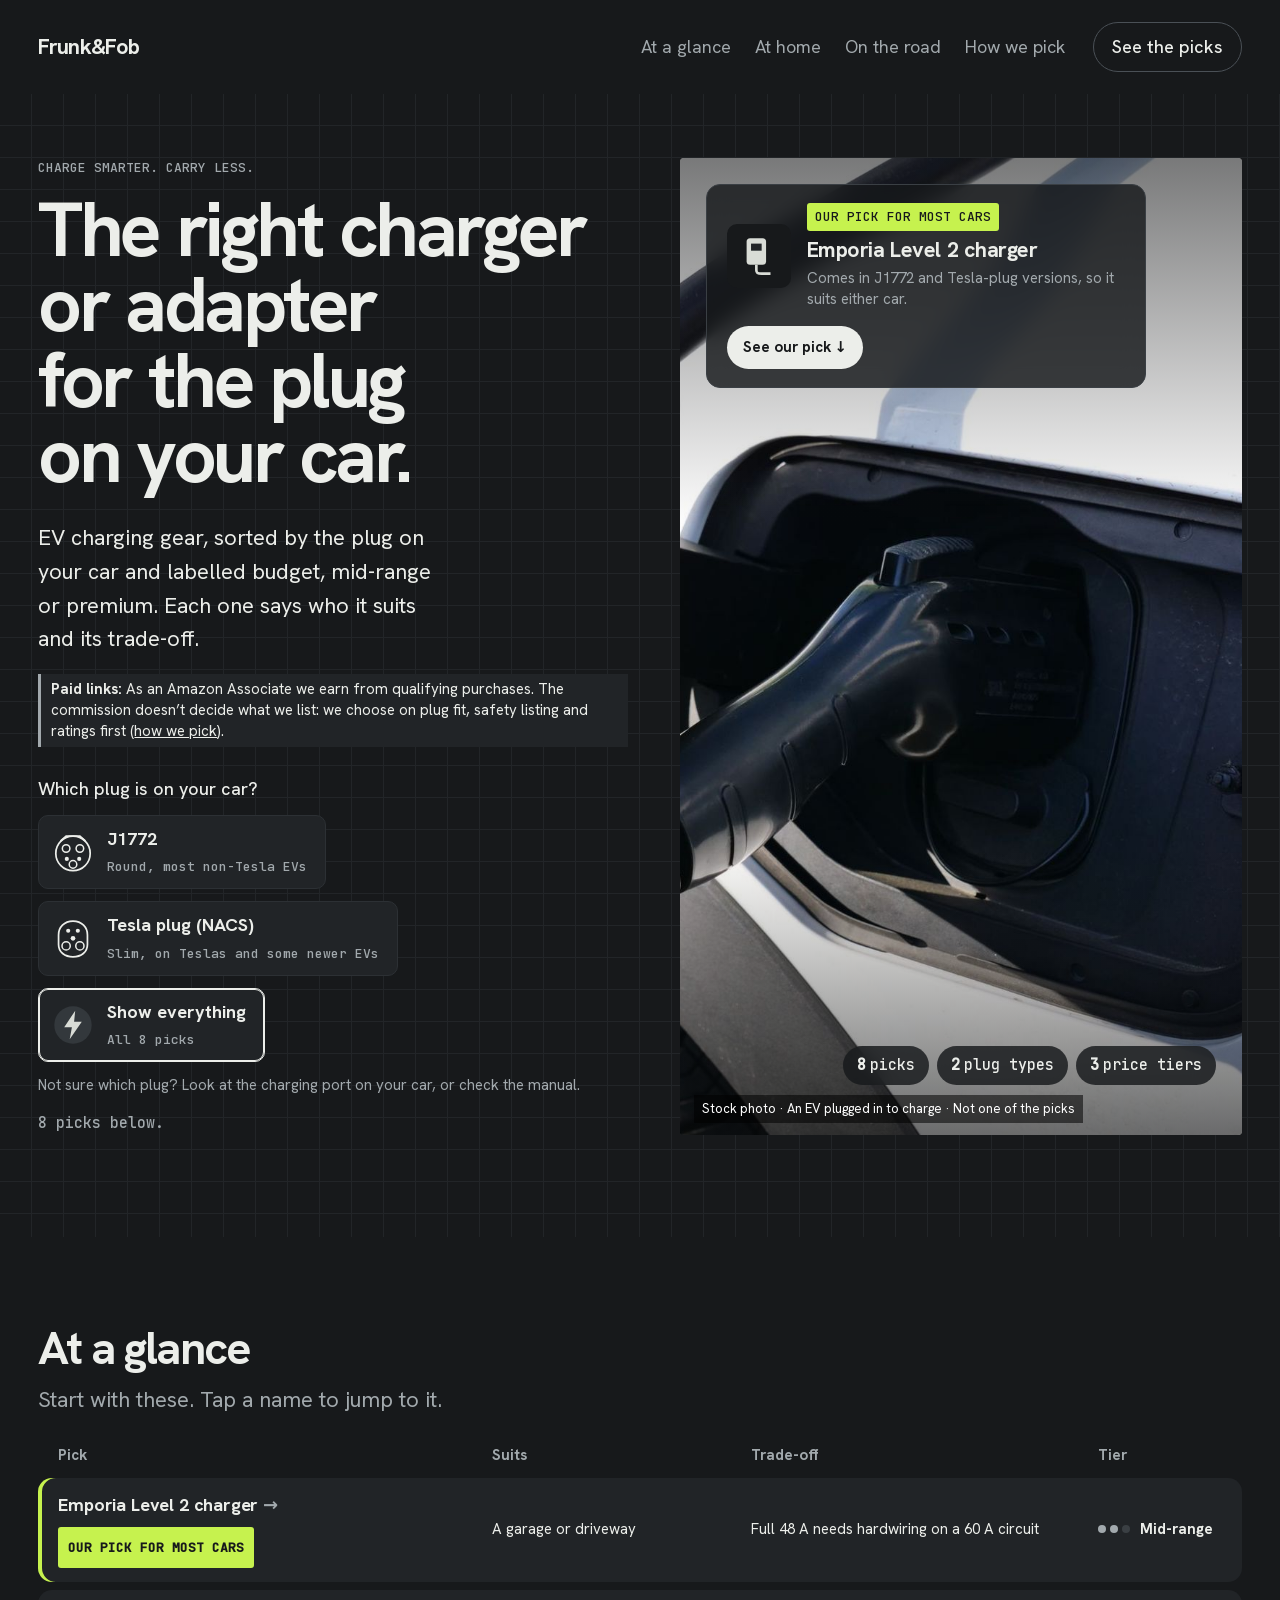
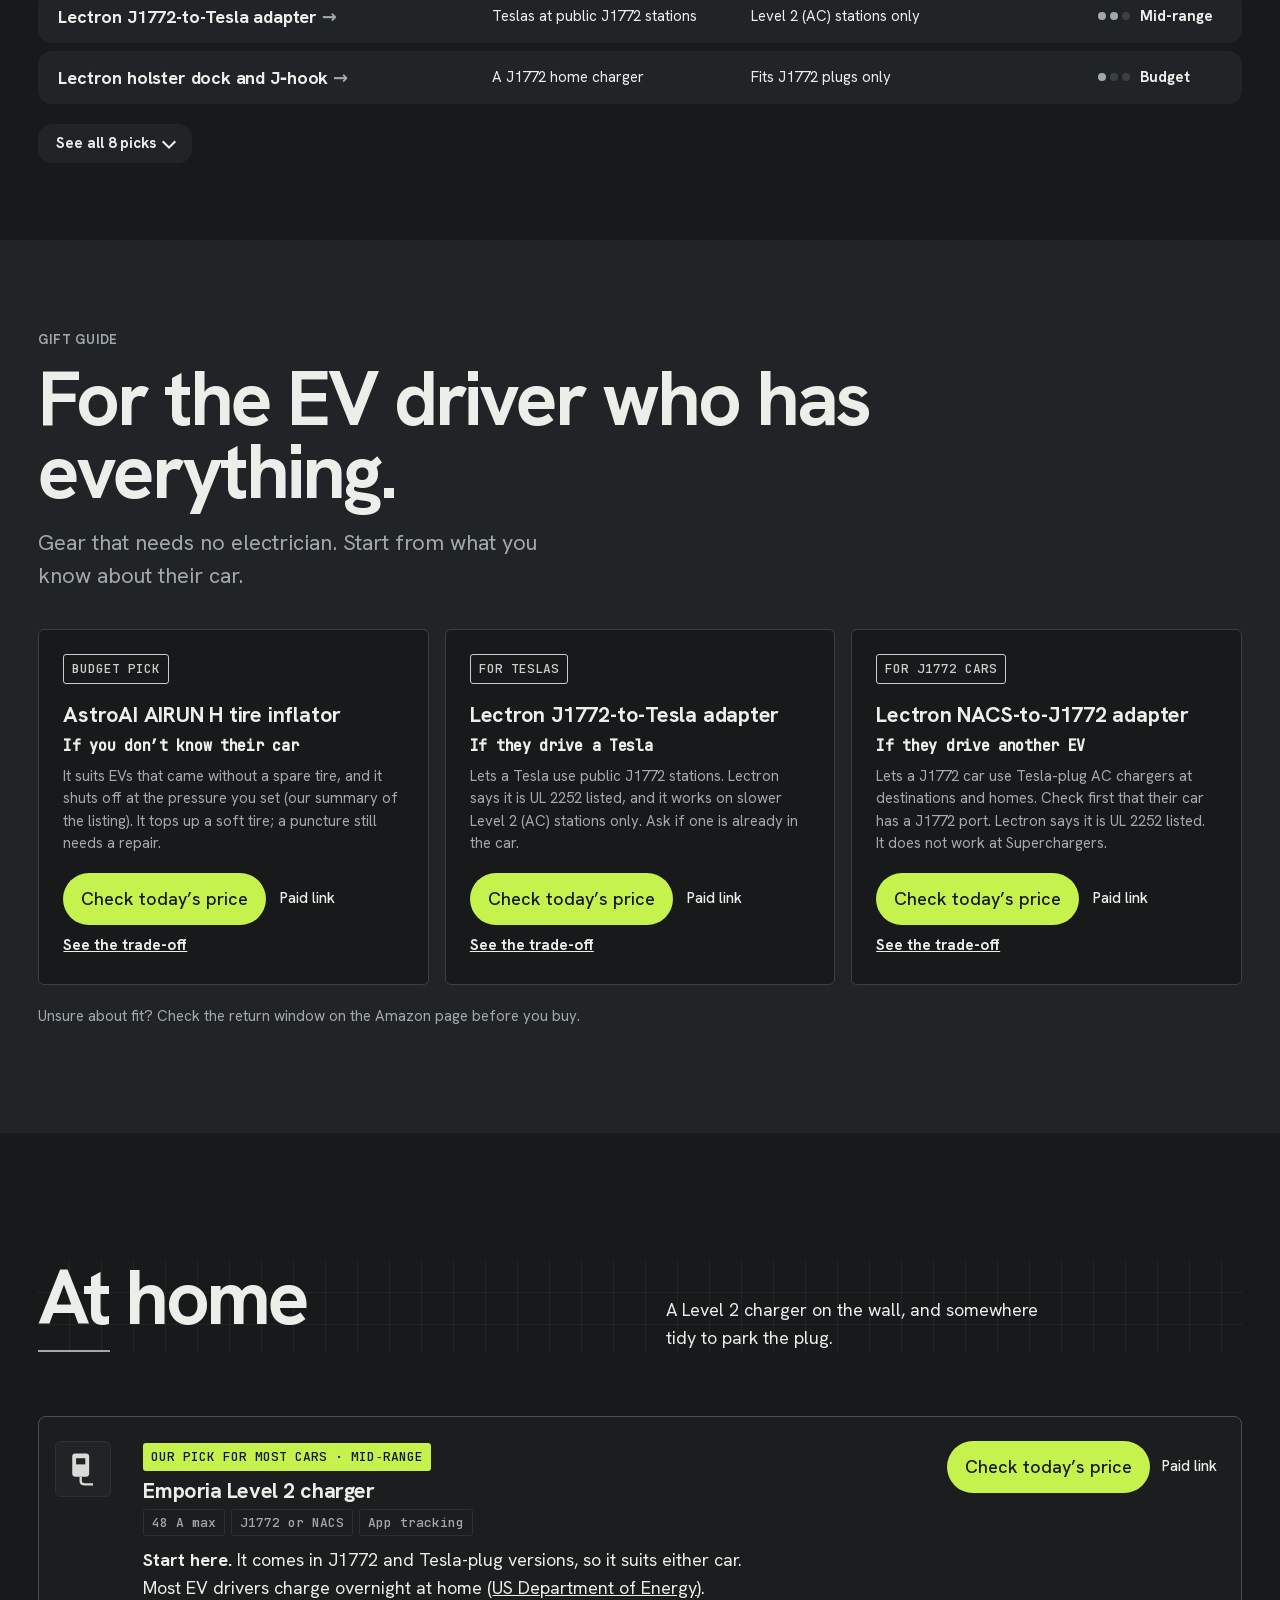
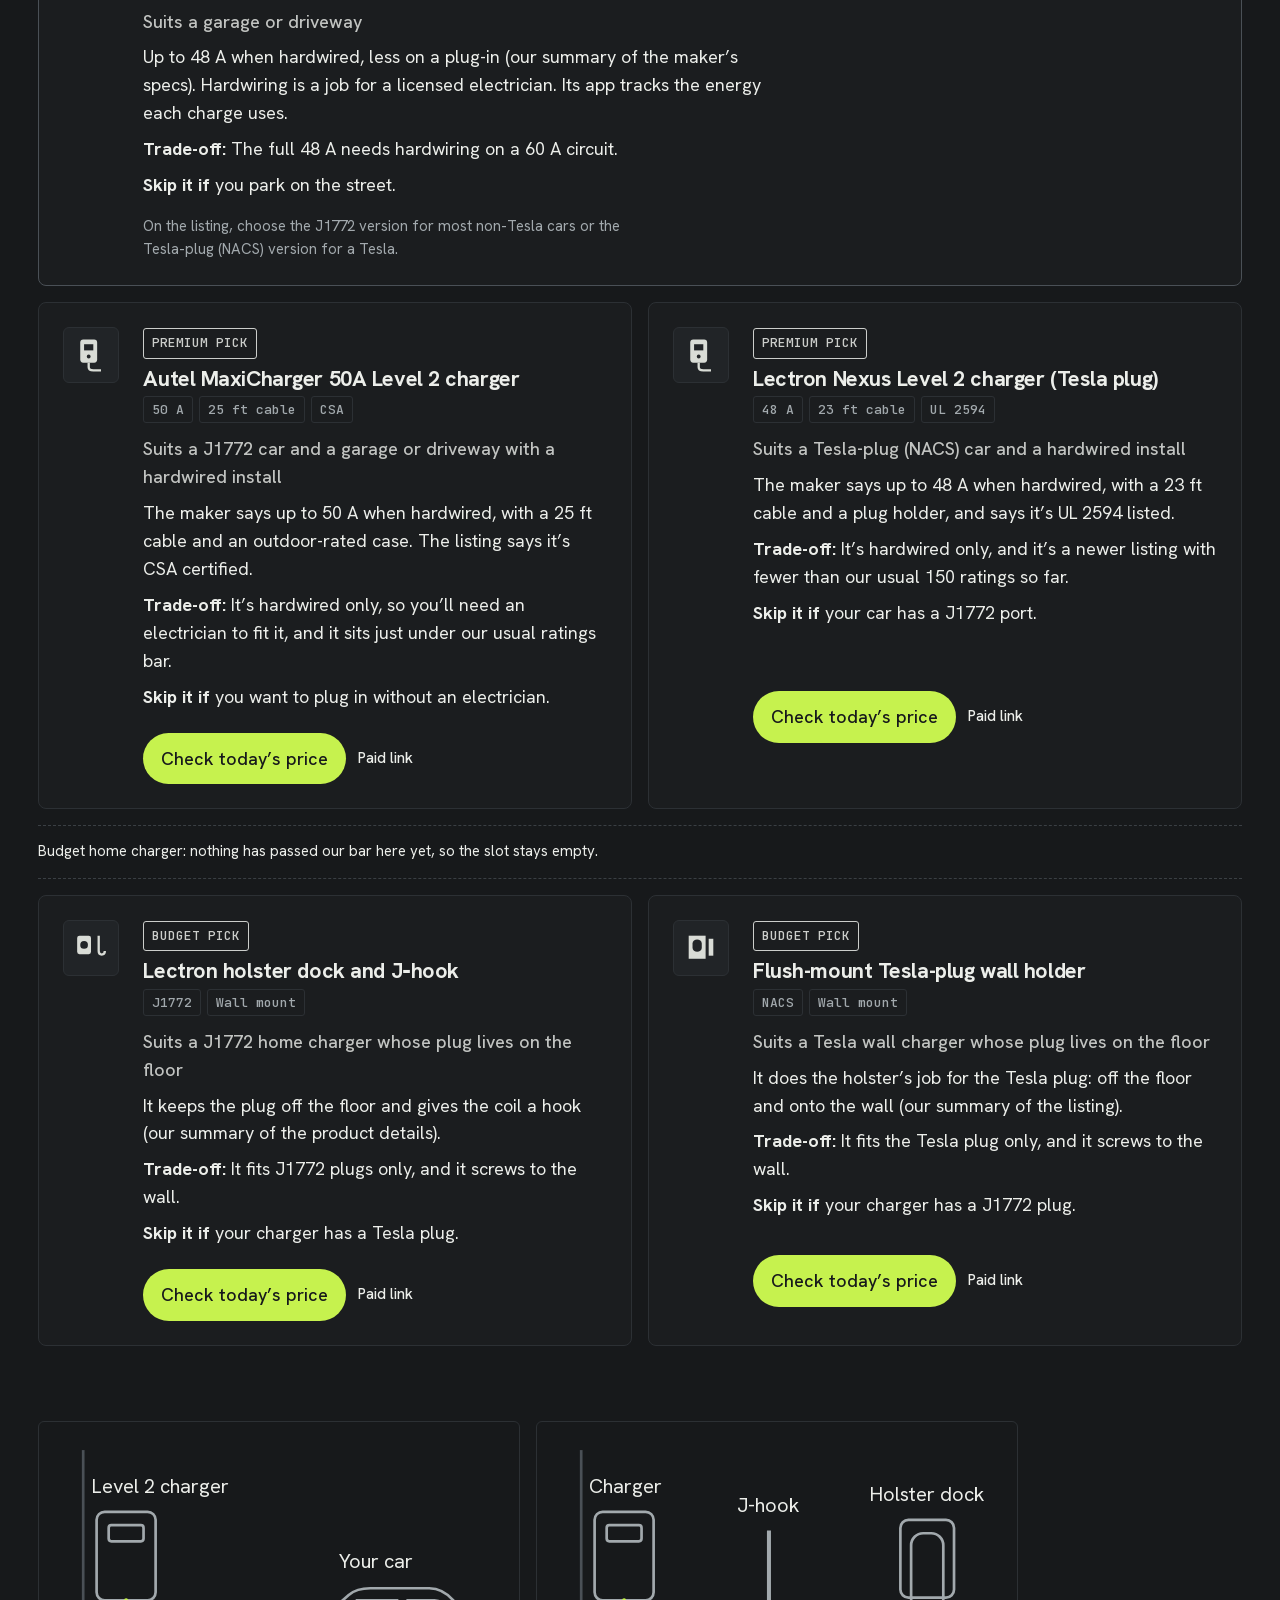
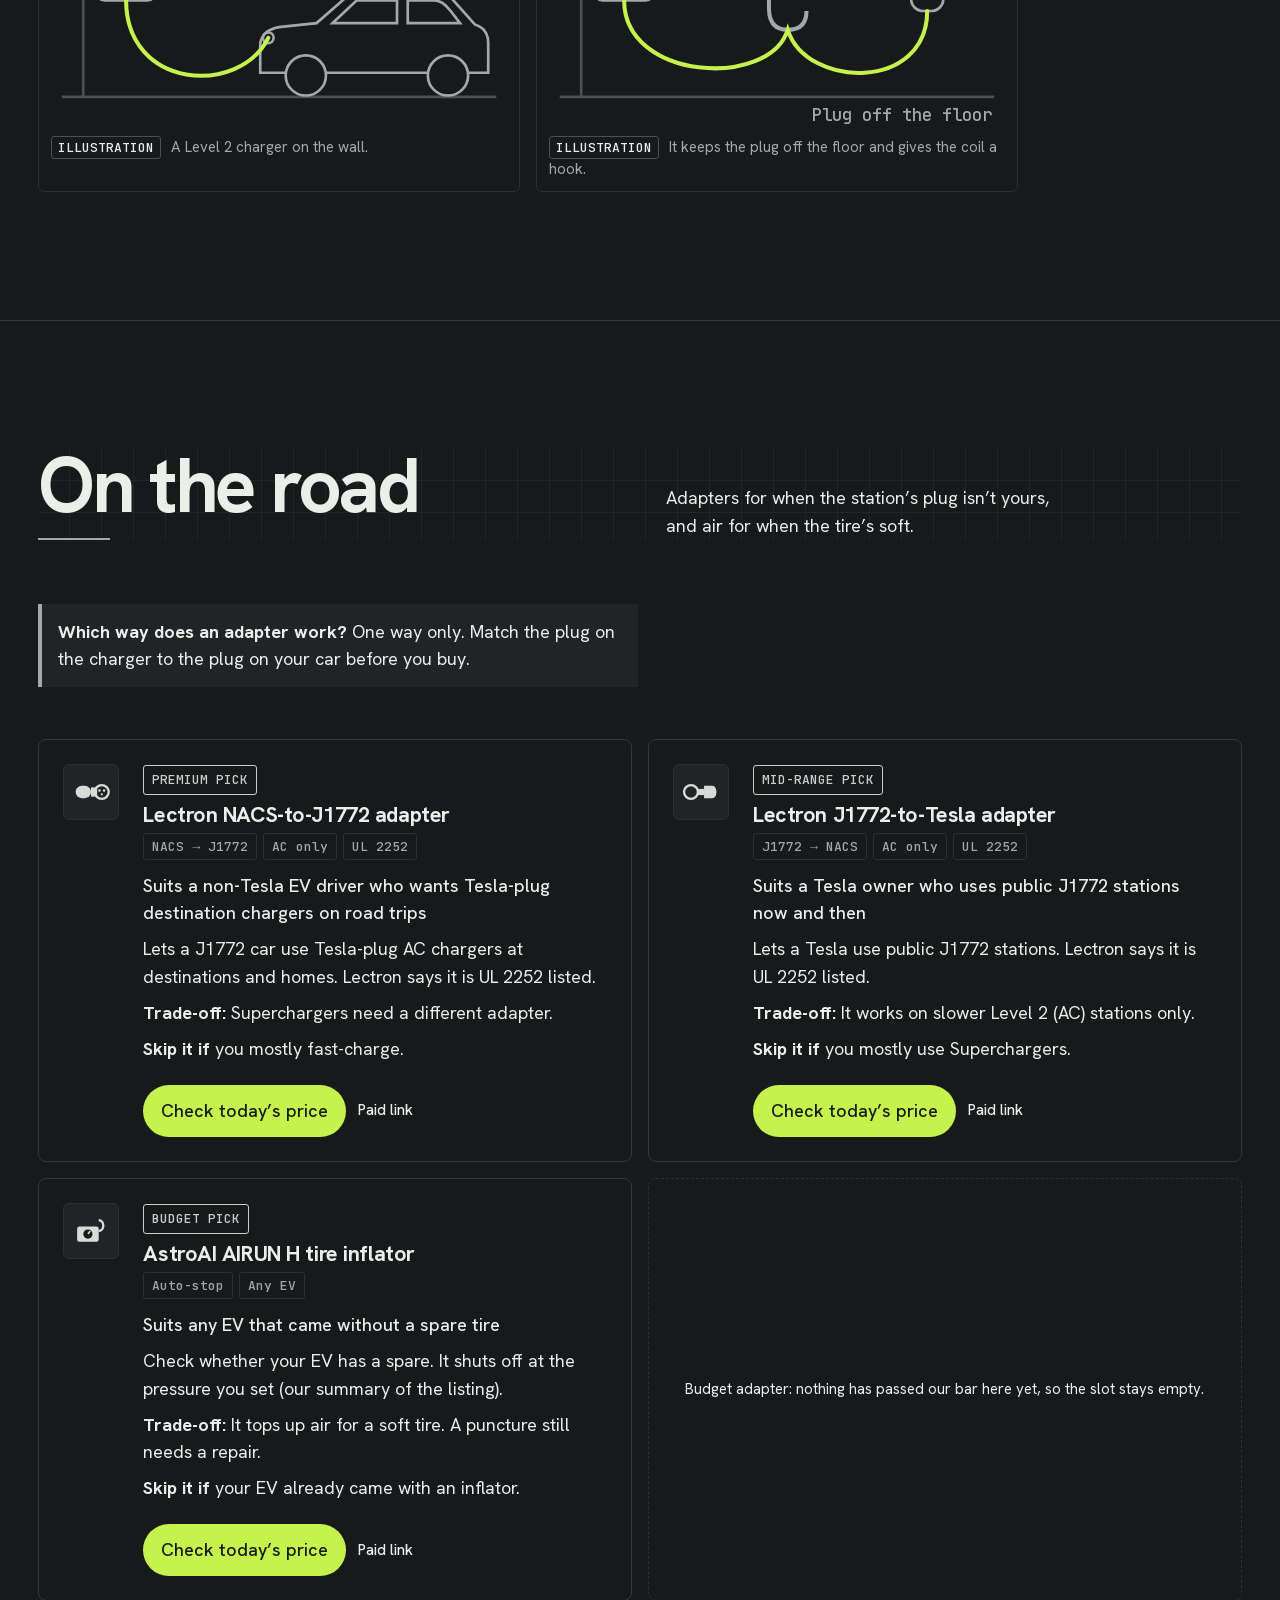
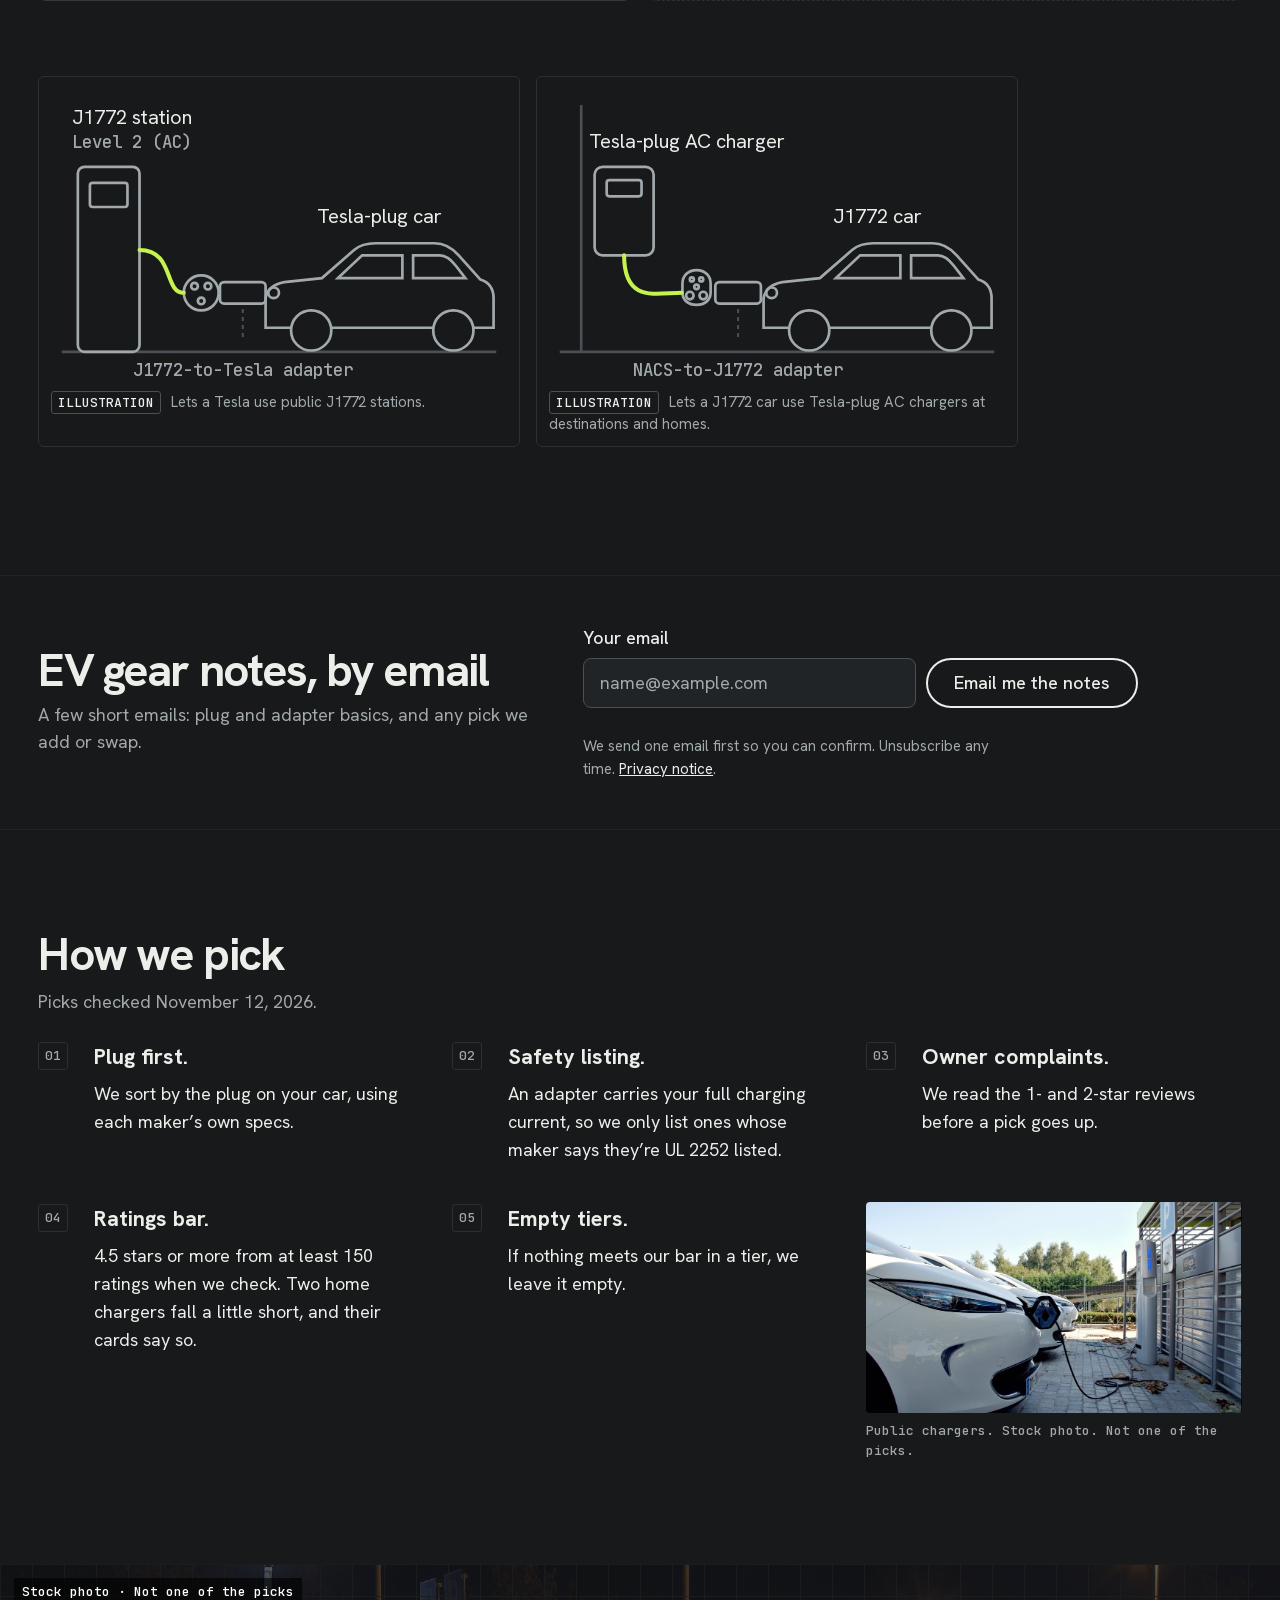
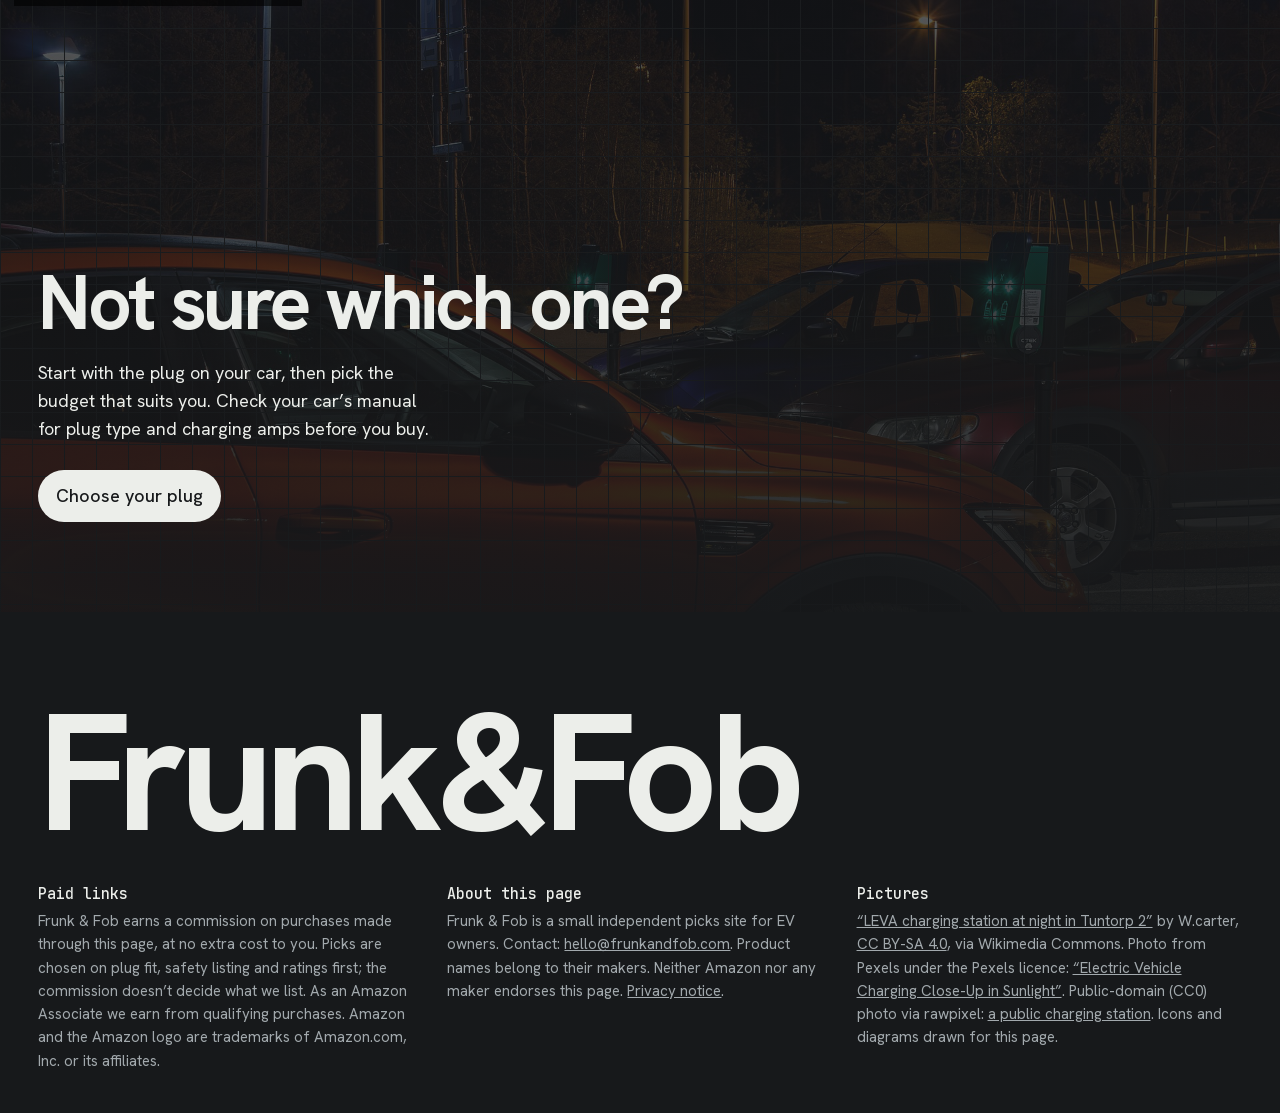
<file: index.html>
<!doctype html>
<html lang="en">
<head>
<meta charset="utf-8">
<meta name="viewport" content="width=device-width,initial-scale=1">
<title>Frunk &amp; Fob</title>
<meta name="description" content="EV charging gear picks from Frunk &amp; Fob, sorted by the plug on your car. Contains paid links.">
<link rel="canonical" href="https://frunkandfob.com/picks/">
<link rel="icon" href="favicon.ico" sizes="any">
<link rel="apple-touch-icon" href="apple-touch-icon.png">
<meta property="og:image" content="https://frunkandfob.com/og.png">
<meta http-equiv="refresh" content="0; url=picks/">
<script>location.replace('picks/' + location.search + location.hash);</script>
<style>
:root{--bg:#17191b;--fg:#eceeea}
body{margin:0;padding:40px 16px;background:var(--bg);color:var(--fg);font:400 18px/1.6 system-ui,-apple-system,"Segoe UI",sans-serif}
</style>
</head>
<body>
<p>Frunk &amp; Fob now shares EV charging gear picks. <a href="picks/">See the picks</a>.</p>
</body>
</html>
</file>
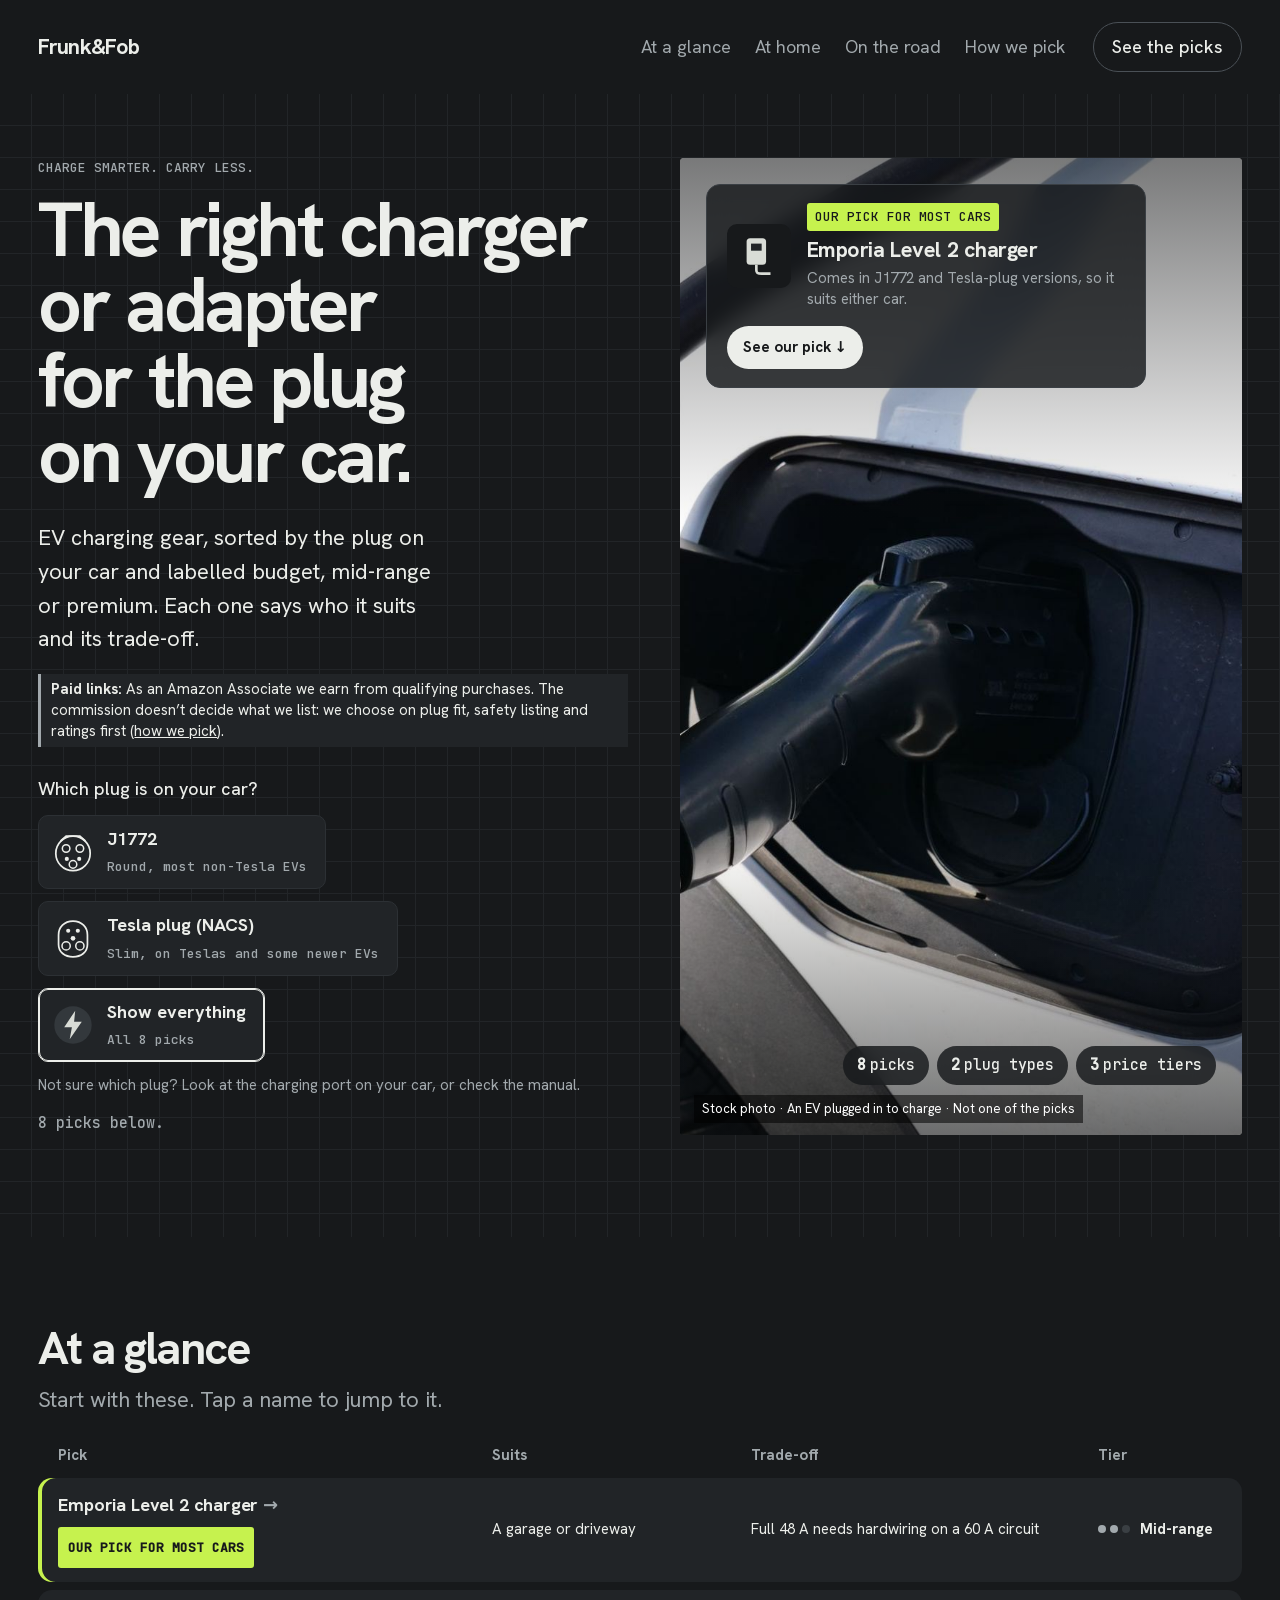
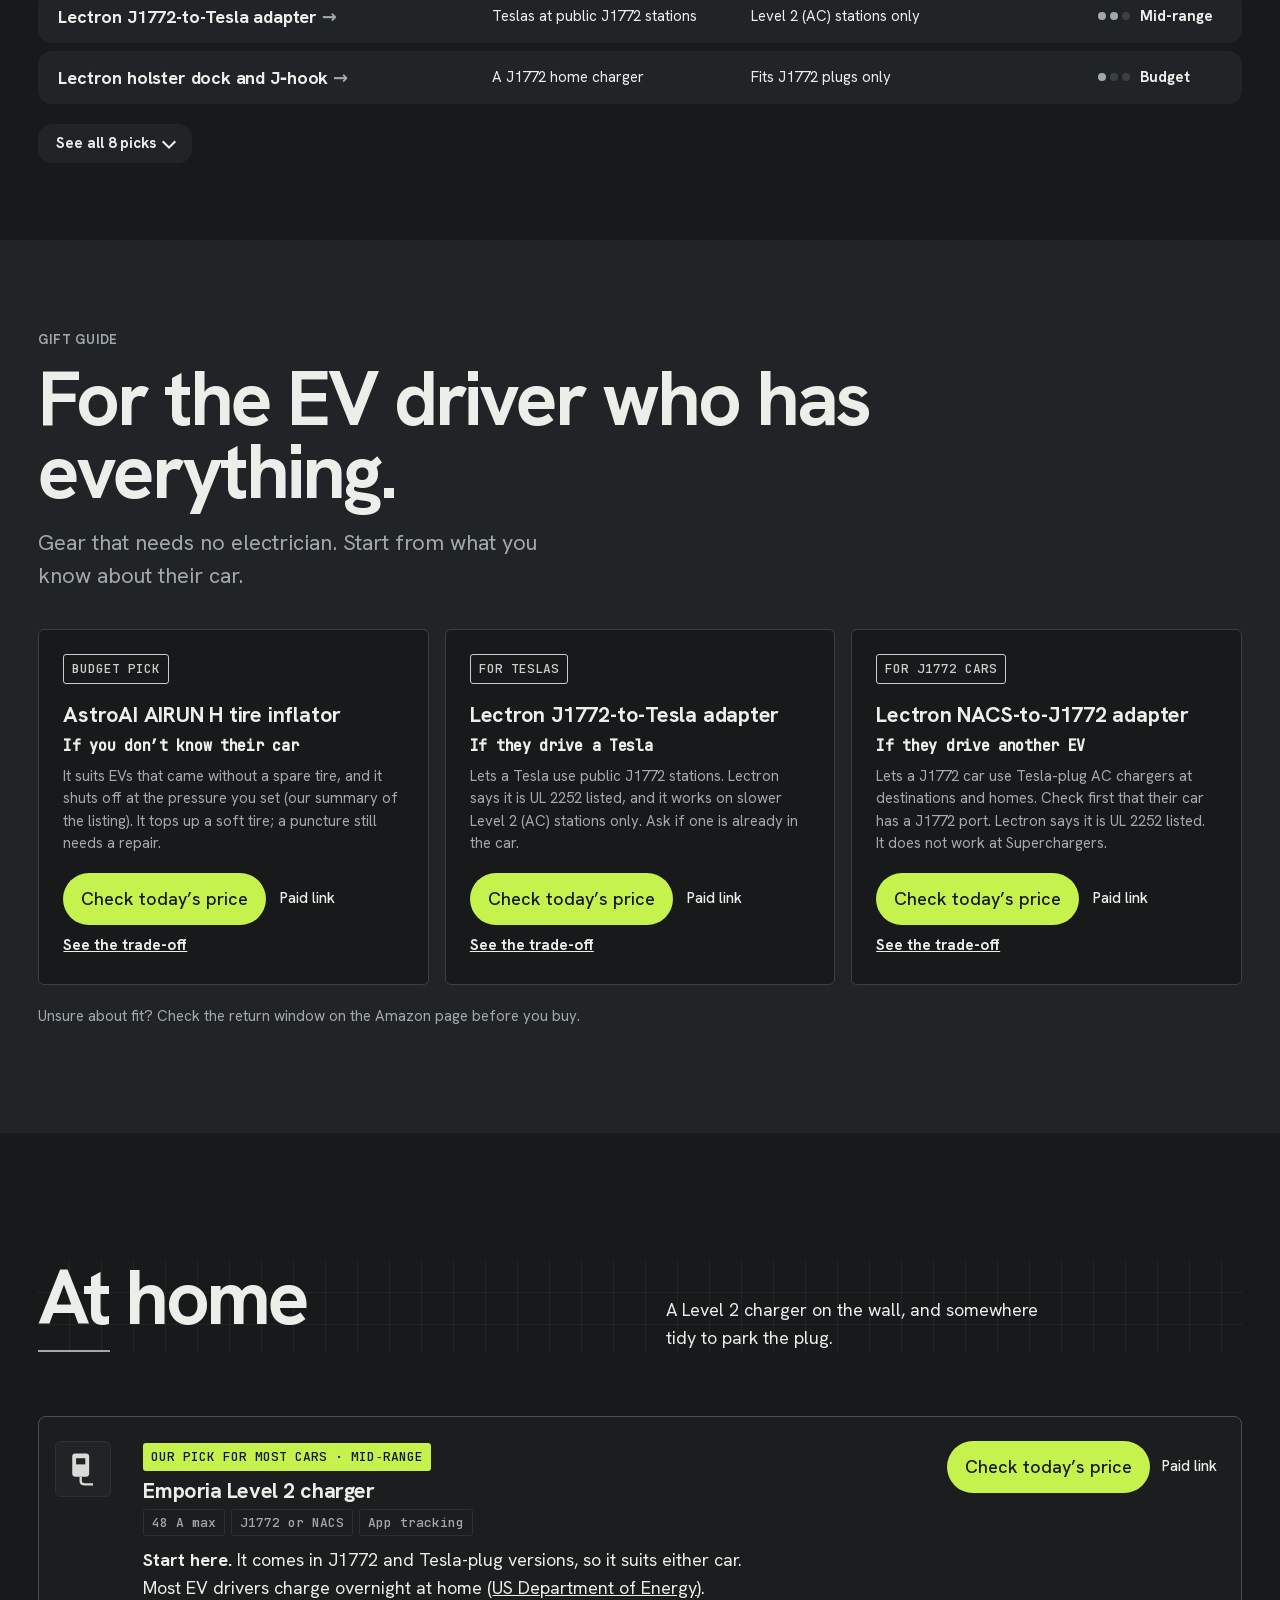
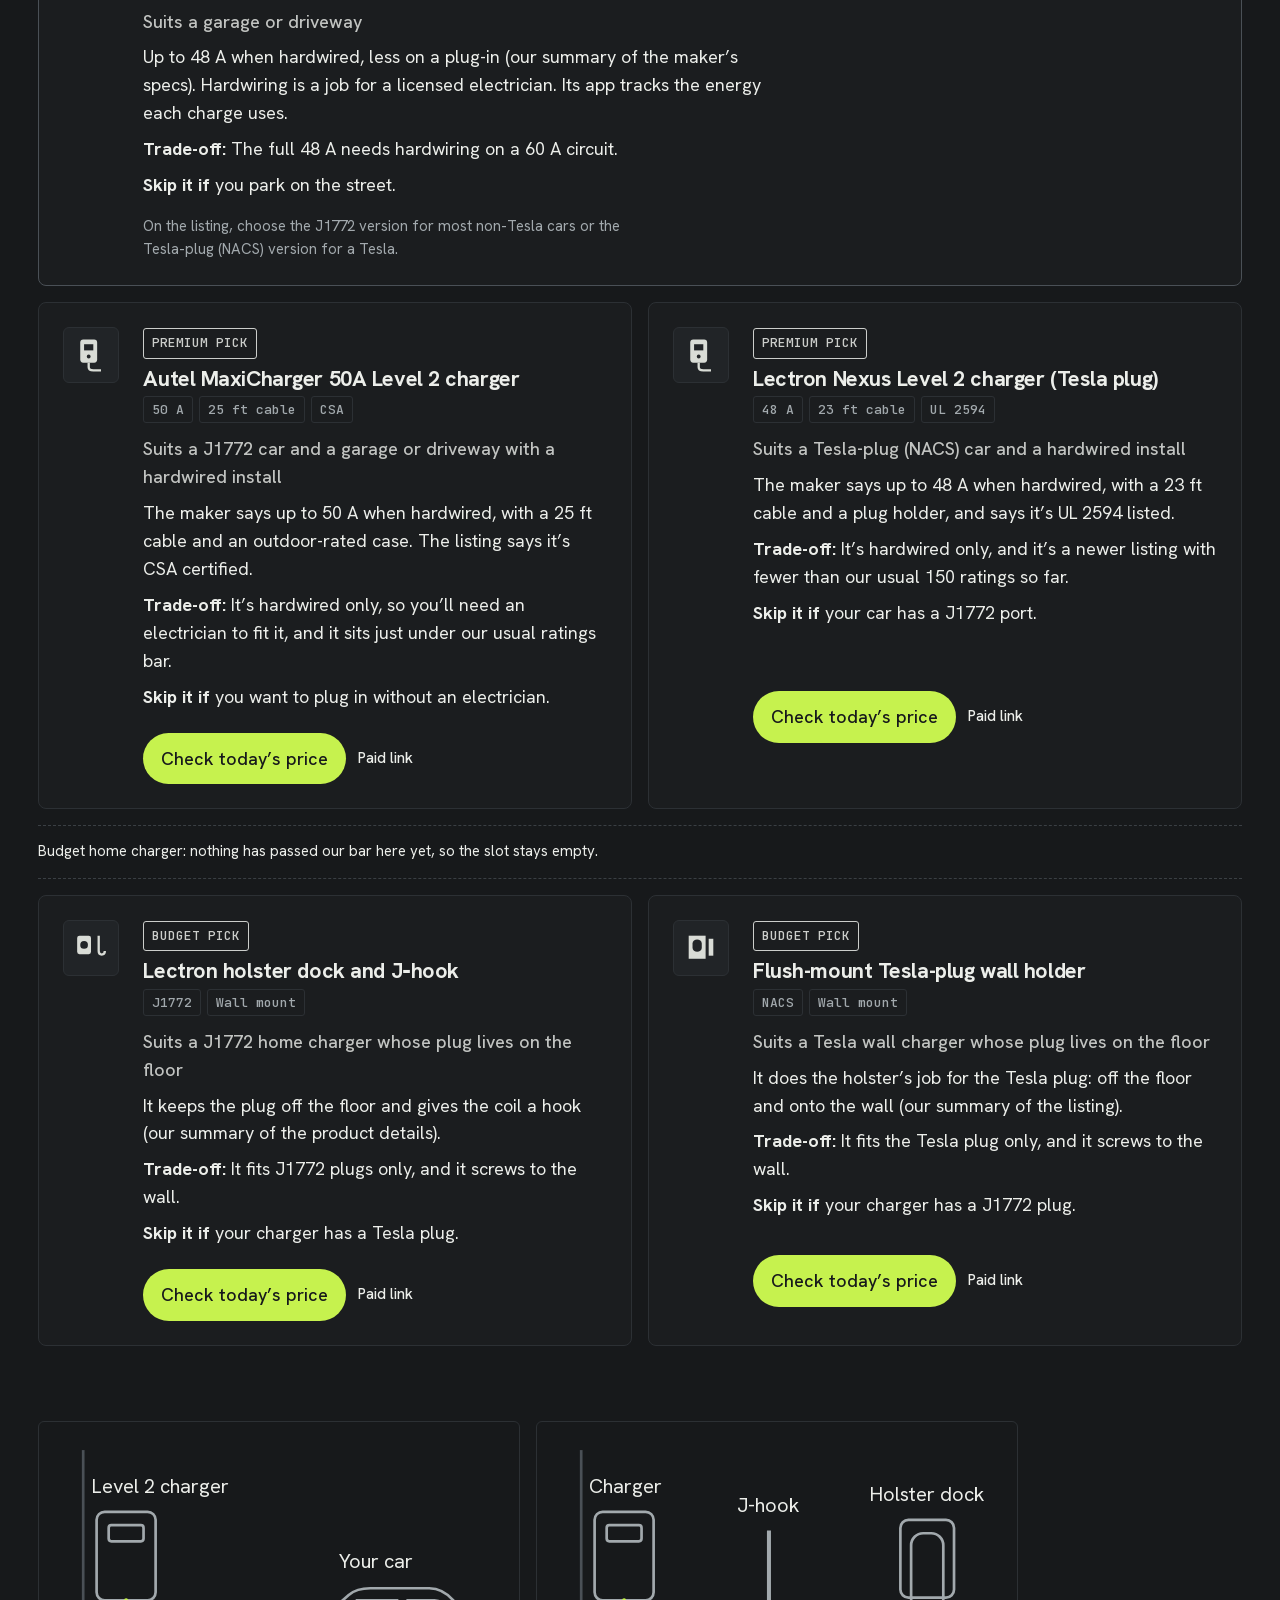
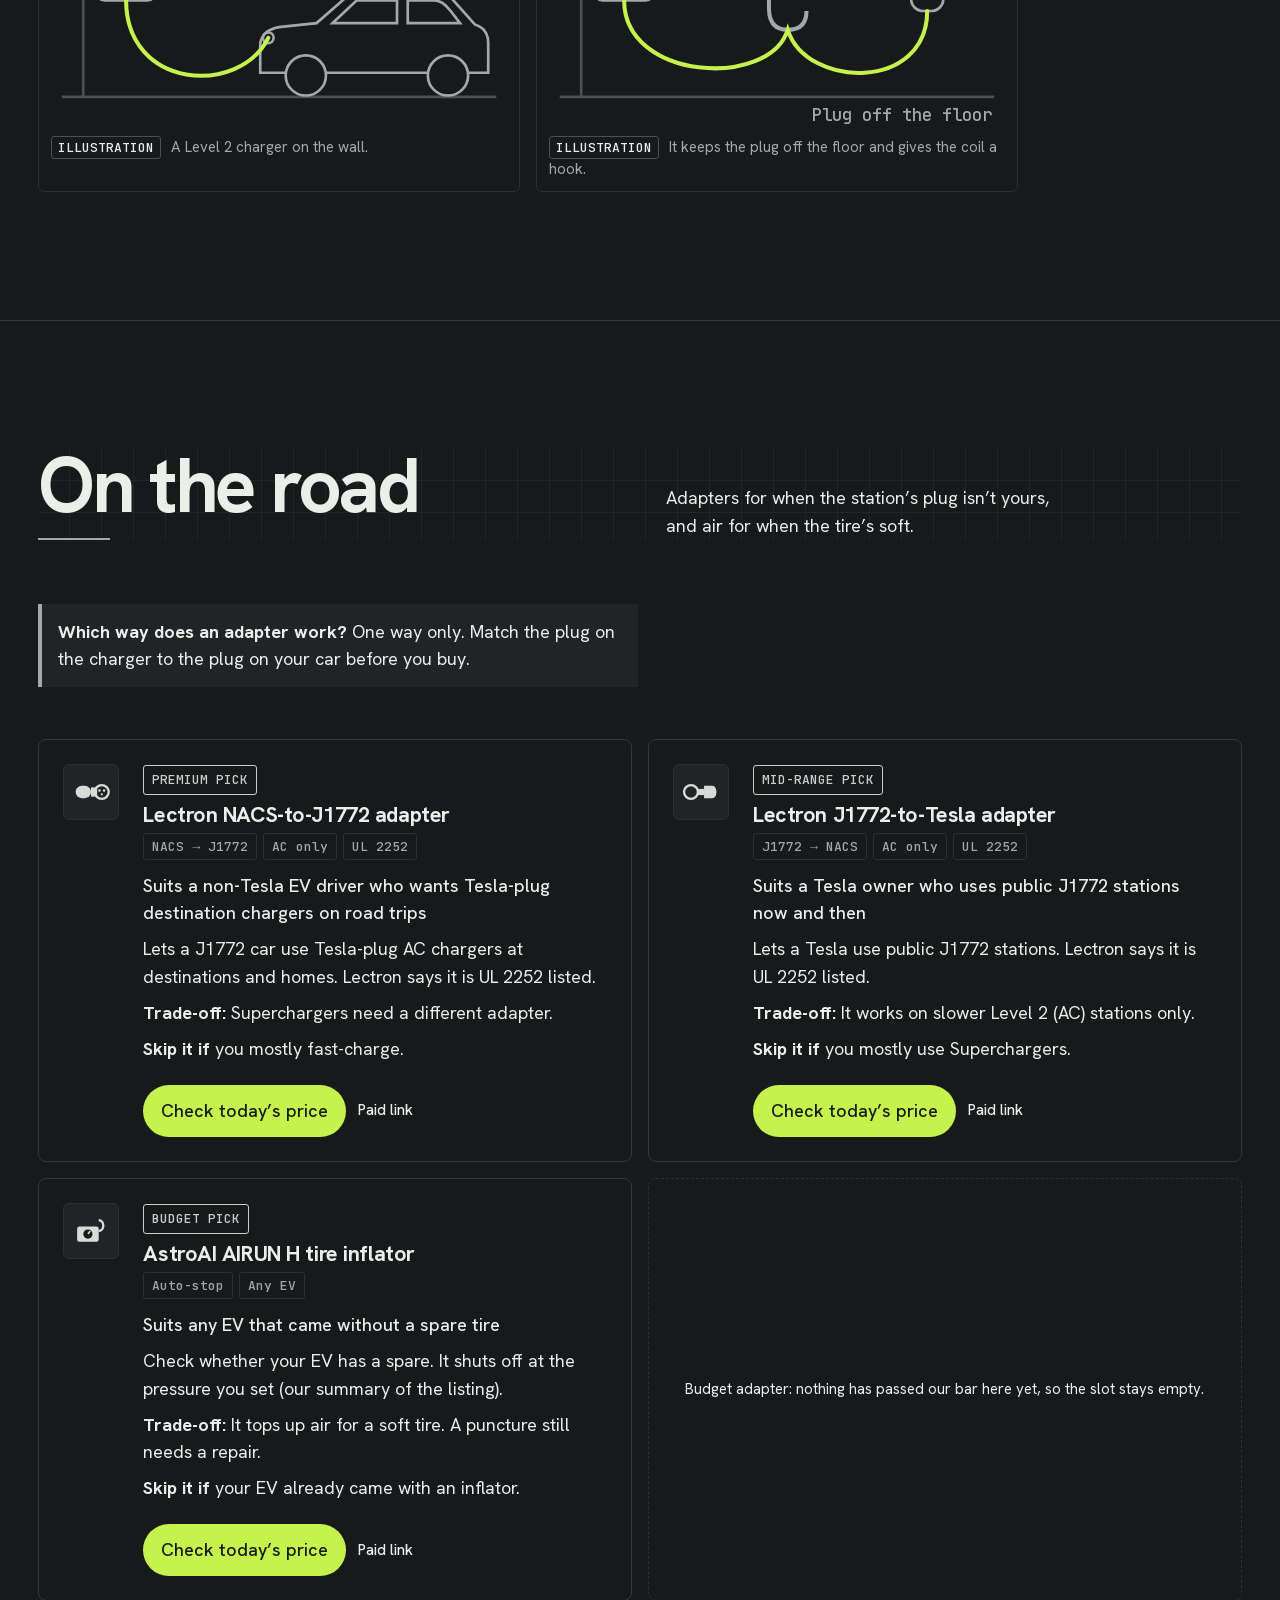
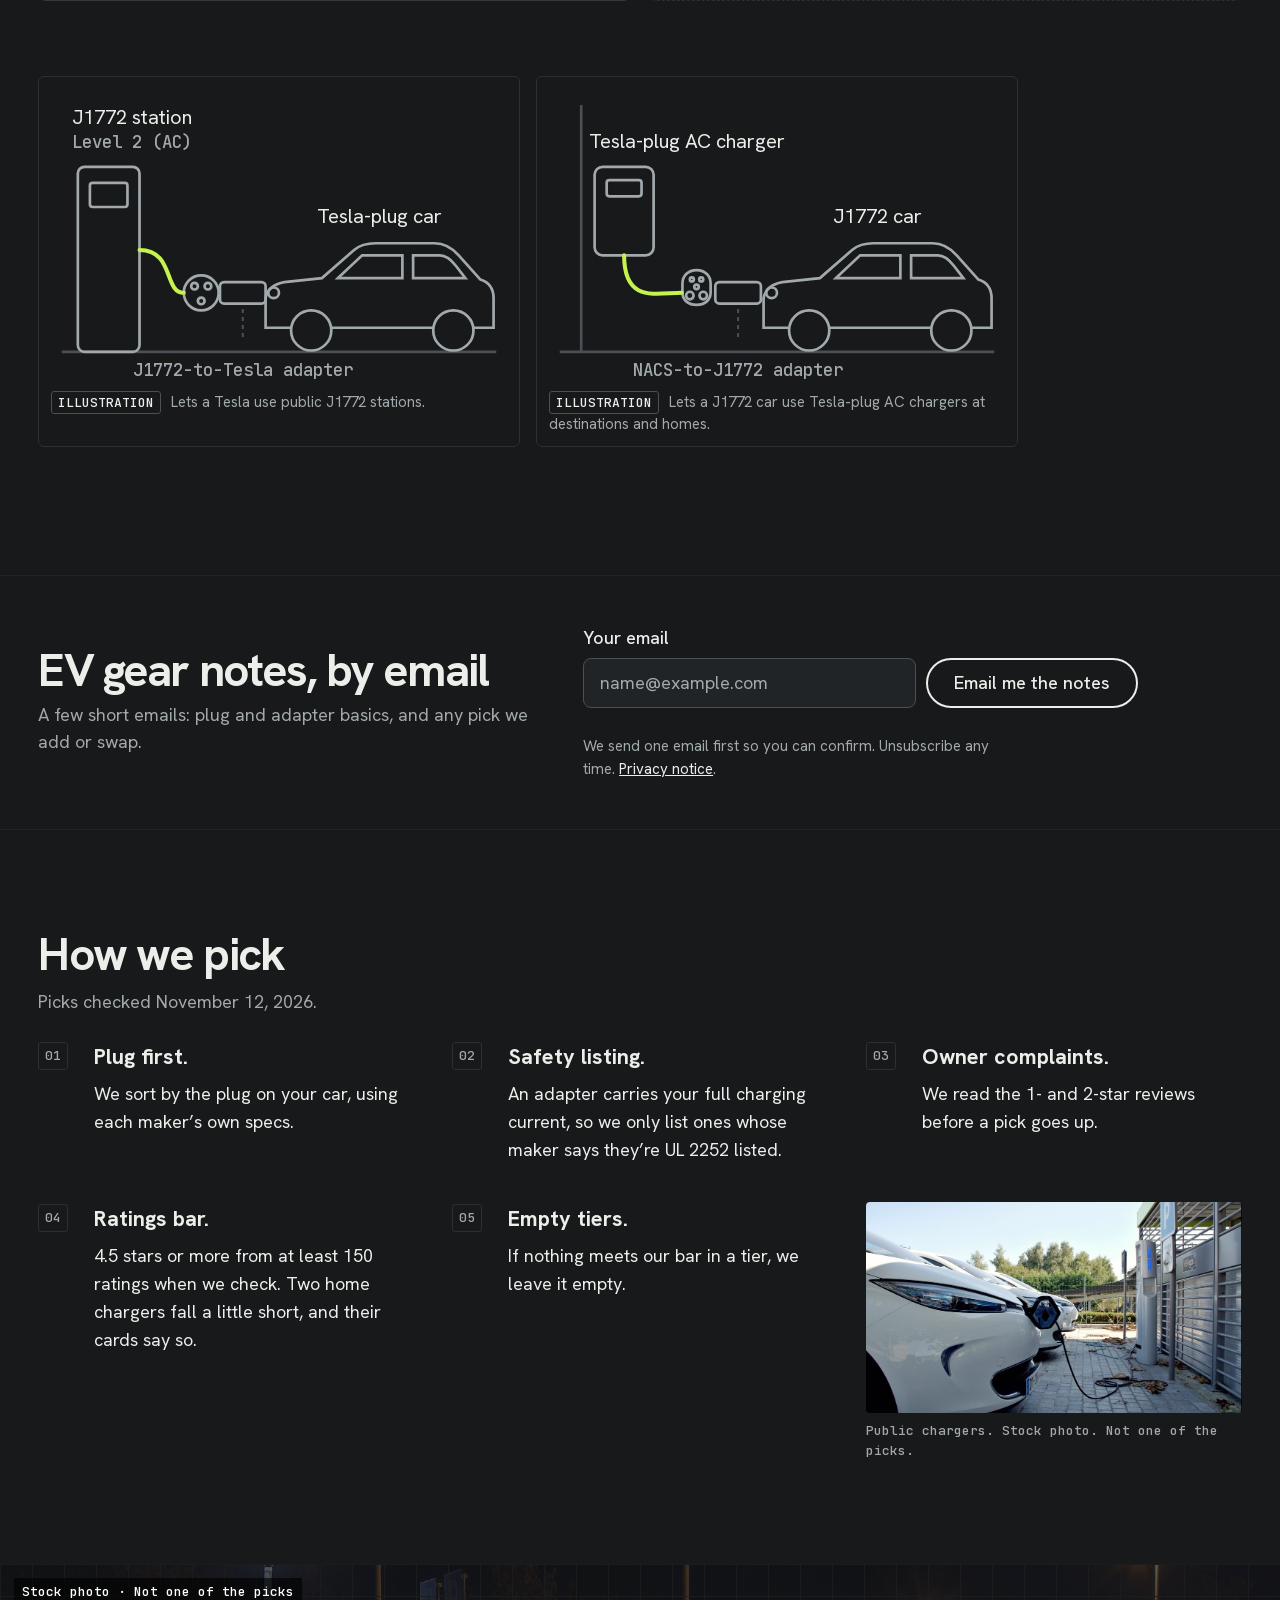
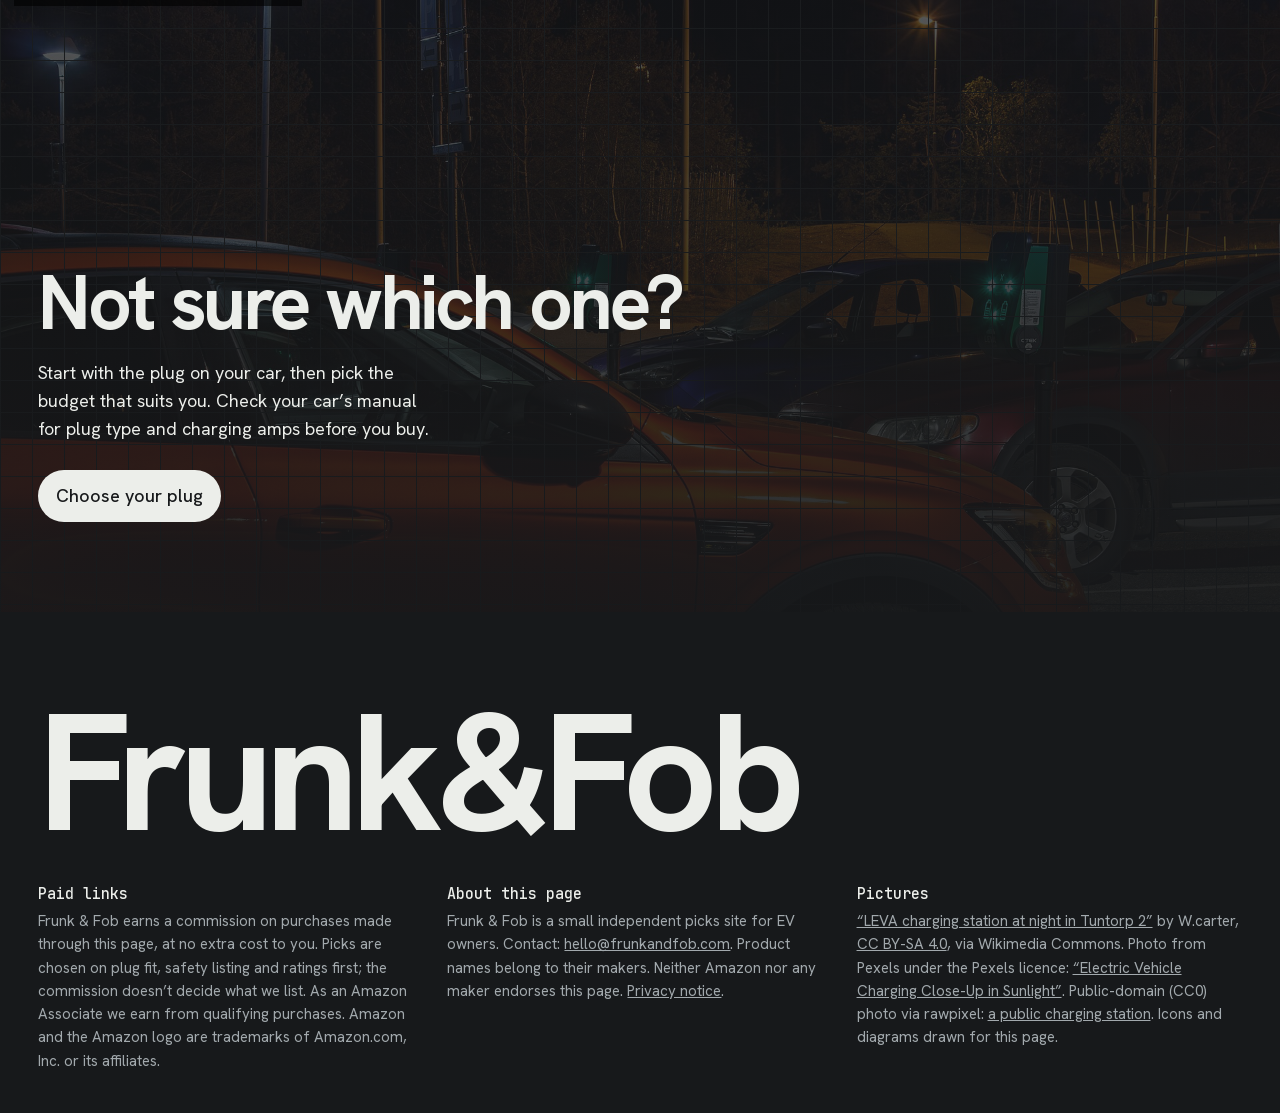
<file: picks/index.html>
<!doctype html>
<html lang="en">
<head>
<meta charset="utf-8">
<meta name="viewport" content="width=device-width,initial-scale=1">
<title>EV charging picks, sorted by your plug · Frunk &amp; Fob</title>
<meta name="description" content="EV charging gear, sorted by the plug on your car: adapters, home chargers and cable storage. Paid links.">
<link rel="preload" href="../assets/fonts/hanken-grotesk-normal-400.woff2" as="font" type="font/woff2" crossorigin><link rel="preload" href="../assets/fonts/jetbrains-mono-normal-500.woff2" as="font" type="font/woff2" crossorigin><link href="../assets/fonts/fonts.css" rel="stylesheet">
<style>
:root{--bg:#17191b;--surface:#212427;--ink:#eceeea;--muted:#a2a9ad;--paper:#d9dcd6;--paper-ink:#17191b;--paper-muted:#454b50;--lime:#c6f24e;--m:clamp(16px,3vw,40px)}
*{box-sizing:border-box}
html{scroll-behavior:smooth}
body{margin:0;background:var(--bg);color:var(--ink);font:400 18px/1.55 "Hanken Grotesk",system-ui,sans-serif}
a{color:inherit}
img,video{display:block;max-width:100%}
.wrap{padding-inline:var(--m)}
/* bar */
.bar{display:flex;align-items:center;gap:28px;padding:22px var(--m)}
.bar .mark{font-weight:700;font-size:22px;text-decoration:none;letter-spacing:-.03em}
.bar nav{display:flex;gap:24px;margin-left:auto}
.bar nav a{text-decoration:none;color:var(--muted)}
.bar nav a:hover{color:var(--ink)}
.bar .act{background:var(--lime);color:var(--paper-ink);text-decoration:none;font-weight:500;padding:10px 18px;border-radius:999px;transition:transform .2s}
.bar .act:hover{transform:translateY(-2px)}
@media (max-width:760px){.bar nav{display:none}.bar .act{margin-left:auto}}
/* hero */
.hero{display:grid;grid-template-columns:1.05fr 1fr;gap:clamp(24px,4vw,64px);align-items:stretch;padding:clamp(24px,5vw,72px) var(--m) clamp(64px,8vw,120px)}
.hero h1{font-size:clamp(52px,8.4vw,132px);line-height:.92;letter-spacing:-.045em;font-weight:700;margin:0 0 28px}
.hero h1 span{display:block}
.hero .kicker{font-size:clamp(17px,1.6vw,22px);font-weight:600;letter-spacing:.01em;color:var(--paper);margin:0 0 14px}
.hero h1{font-size:clamp(40px,5.4vw,84px);line-height:.98;letter-spacing:-.035em;text-wrap:balance;max-width:13ch}
.hero .lede{font-size:clamp(19px,1.6vw,23px);max-width:34ch;margin:0 0 18px}
.hero .paid{display:inline-block;margin:0 0 28px;color:var(--ink);font-size:15px;line-height:1.4;background:var(--surface);padding:5px 10px;border-left:3px solid var(--lime)}
.film{position:relative;margin:0;min-height:560px;overflow:hidden;background:#000;border-radius:4px}
.film video,.film img{position:absolute;inset:0;width:100%;height:100%;object-fit:cover;object-position:62% 50%}
.film .kb{animation:kb .3s ease-out 1 both;transform-origin:70% 55%}@keyframes kb{from{transform:scale(1.02)}to{transform:scale(1.12)}}@media (prefers-reduced-motion:reduce){.film .kb{animation:none}}
.film::after{content:"";position:absolute;inset:0;background:linear-gradient(180deg,rgba(10,11,12,.55) 0%,rgba(10,11,12,0) 38%,rgba(10,11,12,0) 70%,rgba(10,11,12,.6) 100%);pointer-events:none}
.film figcaption{position:absolute;z-index:2;left:14px;bottom:12px;font-size:13px;color:#fff;background:rgba(0,0,0,.55);padding:4px 8px}
/* top-pick card over the film: fills the top right on first load */
.toppick{position:absolute;z-index:2;top:clamp(16px,2vw,28px);left:clamp(16px,2vw,28px);right:clamp(16px,2vw,28px);display:grid;grid-template-columns:64px 1fr;gap:6px 16px;align-items:center;max-width:440px;padding:18px 20px;background:rgba(23,25,27,.82);-webkit-backdrop-filter:blur(10px);backdrop-filter:blur(10px);border:1px solid rgba(198,242,78,.35);border-radius:14px;color:var(--ink);text-decoration:none;transition:transform .25s,border-color .25s}
.toppick:hover{transform:translateY(-3px);border-color:var(--lime)}
.toppick:focus-visible{outline:3px solid var(--lime);outline-offset:3px}
.toppick .tp-ic{grid-row:1/span 3;width:64px;height:64px;border-radius:10px;background:var(--bg);display:grid;place-items:center}
.toppick .tp-ic svg{width:46px;height:46px}
.toppick .most-tag{justify-self:start;margin:0;background:var(--lime);color:var(--paper-ink)}
.toppick strong{font-size:clamp(20px,1.7vw,24px);line-height:1.15;letter-spacing:-.02em}
.toppick .tp-why{font-size:15px;line-height:1.4;color:var(--muted)}
.toppick .tp-go{grid-column:1/-1;margin-top:10px;justify-self:start;background:var(--lime);color:var(--paper-ink);font-weight:600;font-size:16px;padding:10px 16px;border-radius:999px}
.facts{position:absolute;z-index:2;right:clamp(16px,2vw,28px);bottom:clamp(16px,2vw,28px);display:flex;gap:8px;flex-wrap:wrap;justify-content:flex-end;margin:0;padding:0;list-style:none}
.facts li{background:rgba(23,25,27,.82);-webkit-backdrop-filter:blur(10px);backdrop-filter:blur(10px);border-radius:999px;padding:8px 14px;font-size:14px;color:var(--ink)}
.facts b{color:var(--lime);font-weight:700;margin-right:4px}
@media (max-width:860px){.hero{grid-template-columns:1fr}.film{min-height:0;aspect-ratio:4/3;order:-1;margin-inline:calc(var(--m)*-1);border-radius:0}.toppick,.facts{display:none}}
@media (min-width:861px){.start{display:none}}
/* picker */
fieldset.picker{border:0;margin:0;padding:0}
.picker legend{font-size:20px;font-weight:500;margin-bottom:12px;padding:0}
.plugs{display:flex;flex-wrap:wrap;gap:10px}
.plugs input{position:absolute;opacity:0;pointer-events:none}
.plugs label{display:flex;align-items:center;gap:10px;cursor:pointer;background:var(--surface);color:var(--ink);padding:12px 18px 12px 12px;border-radius:999px;transition:background .2s,color .2s,transform .2s;user-select:none}
.plugs label:hover{transform:translateY(-2px)}
.plugs svg{width:34px;height:34px;flex:none}
.plugs input:checked+label{background:var(--lime);color:var(--paper-ink)}
.plugs input:focus-visible+label{outline:3px solid var(--lime);outline-offset:3px}
.count{margin:14px 0 0;color:var(--muted);font-size:16px;min-height:1.5em}
/* sections */
section.group{padding:clamp(72px,10vw,160px) var(--m)}
section.road{background:var(--paper);color:var(--paper-ink)}
.gh{display:grid;grid-template-columns:1fr 1fr;gap:clamp(24px,4vw,64px);align-items:end;margin-bottom:clamp(40px,5vw,72px)}
.gh h2{font-size:clamp(44px,6.4vw,96px);line-height:.95;letter-spacing:-.04em;margin:0;font-weight:700}
.gh p{margin:0;max-width:40ch;font-size:20px}
.split{display:grid;grid-template-columns:5fr 7fr;gap:clamp(24px,4vw,64px);align-items:start}
.home .split{grid-template-columns:7fr 5fr}
.split figure{margin:0;position:sticky;top:24px}
.split figure img{width:100%;aspect-ratio:4/5;object-fit:cover}
.split figcaption{font-size:14px;margin-top:8px;color:inherit;opacity:.75}
@media (max-width:860px){.gh,.split,.home .split{grid-template-columns:1fr}.split figure{position:static}.split figure img{aspect-ratio:16/10}.home .split figure{order:-1}}
/* pick rows */
.picks{list-style:none;margin:0;padding:0}
.pick{display:grid;grid-template-columns:72px 1fr auto;gap:8px 24px;align-items:start;padding:28px 0;transition:opacity .3s,transform .3s}
.pick+.pick{margin-top:8px}
.road .pick{background:transparent}
.pick .ic{width:72px;height:72px;background:var(--bg);display:grid;place-items:center}
.road .pick .ic{background:var(--paper-ink)}
.home .pick .ic{background:var(--surface)}
.pick .ic svg{width:52px;height:52px}
.pick h3{font-size:clamp(24px,2.4vw,32px);line-height:1.1;letter-spacing:-.02em;margin:0 0 6px}
.pick .who{margin:0 0 8px;font-weight:500}
.road .pick .who{color:var(--paper-muted)}
.home .pick .who{color:var(--lime)}
.pick .why{margin:0;max-width:52ch}
.pick .buy{grid-column:3;grid-row:1/span 2;display:flex;flex-direction:column;align-items:flex-end;gap:6px}
.btn{display:inline-block;text-decoration:none;font-weight:500;padding:12px 18px;border-radius:999px;white-space:nowrap;transition:transform .2s,background .2s}
.road .btn{background:var(--paper-ink);color:var(--lime)}
.home .btn{background:var(--lime);color:var(--paper-ink)}
.btn:hover{transform:translateY(-2px)}
.btn:focus-visible{outline:3px solid var(--lime);outline-offset:3px}
.paidtag{font-size:14px;opacity:.75}
.tier{display:inline-block;margin:0 0 8px;padding:4px 10px;border-radius:999px;font-size:13px;font-weight:600;letter-spacing:.02em;background:#c6f24e;color:#17191b}
.still{list-style:none;margin:10px 0;padding:14px 0;border-top:1px dashed #3a3f44;border-bottom:1px dashed #3a3f44;font-size:15px;opacity:1}
.pick.off{opacity:.18;transform:translateX(12px)}
.pick.off .btn{pointer-events:none}
@media (max-width:640px){.pick{grid-template-columns:56px 1fr}.pick .ic{width:56px;height:56px}.pick .ic svg{width:40px;height:40px}.pick .buy{grid-column:2;grid-row:auto;align-items:flex-start;margin-top:10px}.pick.off{display:none}}
/* close */
.close{position:relative;min-height:72vh;display:flex;align-items:flex-end;overflow:hidden}
.close img{position:absolute;inset:0;width:100%;height:100%;object-fit:cover}
.close .scrim{position:absolute;inset:0;background:rgba(10,11,12,.55)}
.close .inner{position:relative;padding:clamp(48px,7vw,112px) var(--m);max-width:900px}
.close h2{font-size:clamp(40px,5.6vw,84px);line-height:.95;letter-spacing:-.04em;margin:0 0 20px}
.close p{font-size:20px;margin:0 0 28px;max-width:40ch}
.close .btn{background:var(--lime);color:var(--paper-ink)}
footer{padding:clamp(56px,7vw,96px) var(--m) 40px}
footer .name{font-size:clamp(56px,13vw,220px);line-height:.85;letter-spacing:-.05em;font-weight:700;margin:0 0 40px}
footer .cols{display:grid;grid-template-columns:repeat(3,1fr);gap:24px;font-size:15px;color:var(--muted)}
footer .cols p{margin:0}
footer .cols strong{color:var(--ink);font-weight:500;display:block;margin-bottom:4px}
@media (max-width:760px){footer .cols{grid-template-columns:1fr}}
/* motion */
.rise{transition:transform .28s cubic-bezier(.2,.8,.2,1)}
.js .rise:not(.in){transform:translateY(8px)}
.hero h1 span{transition:transform .3s cubic-bezier(.2,.8,.2,1)}
.js .hero h1:not(.in) span{transform:translateY(8px)}
.hero h1 span:nth-child(2){transition-delay:.09s}
@media (prefers-reduced-motion:reduce){*{transition:none!important;scroll-behavior:auto}.js .rise:not(.in),.js .hero h1:not(.in) span{opacity:1;transform:none}}
.su{background:var(--paper);color:var(--paper-ink);padding:clamp(48px,7vw,96px) var(--m)}.su .su-in{max-width:760px}.su h2{font-size:clamp(34px,4.6vw,64px);line-height:.95;letter-spacing:-.04em;font-weight:700;margin:0 0 16px}.su p{max-width:52ch;margin:0 0 20px}.su label{display:block;font-weight:500;margin-bottom:8px}.su-row{display:flex;gap:10px;flex-wrap:wrap}.su input[type=email]{flex:1 1 260px;min-height:56px;border:0;border-radius:8px;background:#c7cbc4;color:var(--paper-ink);font:inherit;padding:0 16px}.su button{min-height:56px;border:0;border-radius:999px;background:var(--paper-ink);color:var(--lime);font:500 18px/1 "Hanken Grotesk",sans-serif;padding:0 26px;cursor:pointer}.su button:disabled{opacity:.6}.su input:focus-visible,.su button:focus-visible{outline:3px solid var(--paper-ink);outline-offset:2px}.su .su-small{font-size:15px;color:var(--paper-muted);margin:14px 0 0}.su .su-msg{font-weight:500;margin:10px 0 0;min-height:1.5em}.su-done .su-row{display:none}
.su-mid{background:transparent;color:var(--ink);padding:clamp(28px,4vw,48px) var(--m);border-top:1px solid var(--surface);border-bottom:1px solid var(--surface)}
.su-mid .su-in{max-width:1100px;display:grid;gap:12px 40px;grid-template-columns:1fr}
@media (min-width:880px){.su-mid .su-in{grid-template-columns:1fr 1.1fr;align-items:center}}
.su-mid h2{font-size:clamp(24px,2.6vw,34px);margin:0 0 8px}.su-mid p{margin:0;color:var(--muted)}.su-mid .su-form p{margin:0}
.su-mid label{font-size:15px;margin-bottom:6px}.su-mid input[type=email],.su-mid button{min-height:50px}
.su-mid button{background:transparent!important;color:var(--ink)!important;border:2px solid var(--ink)!important}
.su-mid .su-small{font-size:14px;margin-top:10px;color:var(--muted)}.su-mid .su-small a{color:var(--ink)}
:root{--kbar-bg:var(--paper);--kbar-fg:var(--paper-ink);--kbar-btn:var(--paper-ink);--kbar-btn-fg:var(--paper)}

/* paid-link label: darker and near body size (site review 2026-11-12) */
.paidtag{font-size:14px;font-weight:500;letter-spacing:0;color:inherit;opacity:1}
/* calmer colour: lime only for actions and our pick (site review 2026-11-12) */
.pick .tier{background:transparent!important;color:inherit!important;border:1px solid currentColor;opacity:.85}
.home .pick .who{color:var(--muted)}
.facts b{color:var(--ink)}
.any-tag{display:inline-block;margin:0 6px 8px 0;padding:3px 10px;border-radius:999px;font-size:13px;font-weight:600;letter-spacing:.02em;border:1px solid currentColor}
.most-why a{color:inherit}
.plughelp{margin:12px 0 0;font-size:15px;color:var(--muted)}
/* one dark ground: On the road joins the dark page, set off by a rule (site review round 2) */
section.road{background:var(--bg)!important;color:var(--ink)!important;border-top:1px solid #33383c}
.road .pick .ic{background:var(--surface)!important}
.road .pick .who{color:var(--muted)!important}
.road .btn{background:var(--lime)!important;color:var(--paper-ink)!important}
.road .pick{border-color:#33383c!important}
.oneway{border-left-color:var(--lime)!important;background:var(--surface)!important}
.road .most-tag,.road .any-tag{color:var(--ink)}
.home .most-tag{background:var(--lime);color:var(--paper-ink)}
.home .pick.most{box-shadow:inset 3px 0 0 var(--lime);padding-left:16px}
.pick .most-why{font-weight:400}.pick .most-why b{font-weight:700}
.pick.most .buy{flex-wrap:nowrap}.paidtag{white-space:nowrap}@media (max-width:640px){.pick .buy{flex-direction:row;align-items:center;gap:10px;flex-wrap:wrap}}
.most-tag{display:inline-block;margin:0 6px 8px 0;padding:3px 10px;border-radius:999px;font-size:13px;font-weight:600;letter-spacing:.02em;background:var(--paper-ink);color:var(--lime)}
.most-why{font-weight:600;margin:6px 0}
.start{margin:0 0 18px}.start a{color:var(--lime);font-weight:600}
/* at a glance + how we pick (competitor study, reviewed by marketer + psychology, Sam OK 2026-11-12) */
.glance{padding:clamp(48px,7vw,96px) var(--m) clamp(40px,6vw,80px)}
.glance h2,.how h2{font-size:clamp(34px,4.6vw,64px);line-height:.95;letter-spacing:-.04em;font-weight:700;margin:0 0 12px}
.glance>p{margin:0 0 28px;color:var(--muted);max-width:52ch}
/* at a glance v2 (gl-v2): Sam 2026-11-12 "make the at a glance tables look better". Rows become tappable bands, our pick inverted, tier meter, staggered reveal. */
.glance{--gl-row:var(--surface);--gl-row-hi:#2A2E31;--gl-ink:var(--ink);--gl-muted:var(--muted);--gl-acc:var(--lime);--gl-acc-ink:#17191b;--gl-top:var(--lime);--gl-top-ink:#17191b;--gl-top-muted:#3E4A1C;--gl-top-acc:#17191b;--gl-off:#3A3F43;--gl-top-off:#9DC23A;--gl-r:14px;--gl-name:700 clamp(18px,1.5vw,21px)/1.2 "Hanken Grotesk",system-ui,sans-serif;--gl-name-case:none;--gl-chip-r:999px}
.gl .tier{display:inline;padding:0;background:none;border-radius:0;color:var(--gl-ink);font-size:15px;font-weight:600}.gl tr.gl-top .tier{color:var(--gl-top-ink)}
.gl tr.gl-top .gl-most{background:#17191b;color:var(--lime)}
.gl{width:100%;border-collapse:separate;border-spacing:0 8px;font-size:17px;margin-top:-8px}
.gl th{text-align:left;font-size:14px;font-weight:600;letter-spacing:0;text-transform:none;color:var(--gl-muted);padding:0 20px 2px;border:0;font-family:inherit}
.gl td{position:static;background:var(--gl-row);color:var(--gl-ink);padding:22px 20px;vertical-align:middle;border:0;line-height:1.4;transition:background-color .25s,color .25s}
.gl td:first-child{border-radius:var(--gl-r) 0 0 var(--gl-r);width:36%}
.gl td:last-child{border-radius:0 var(--gl-r) var(--gl-r) 0;white-space:nowrap}
.gl tbody tr{position:relative;transition:transform .3s cubic-bezier(.2,.8,.2,1),opacity .3s cubic-bezier(.2,.8,.2,1)}
.gl tbody tr:hover td{background:var(--gl-row-hi)}
.gl td a{font:var(--gl-name);text-transform:var(--gl-name-case);color:inherit;text-decoration:none;border:0;letter-spacing:-.01em}
.gl td a::before{content:"";position:absolute;inset:0;z-index:1;border-radius:var(--gl-r)}
.gl td a::after{content:"\2192";display:inline-block;margin-left:.35em;color:var(--gl-acc);transition:transform .3s cubic-bezier(.2,.8,.2,1)}
.gl td a:hover{color:inherit}
.gl td a:focus-visible{outline:none}.gl td a:focus-visible::before{outline:3px solid var(--gl-acc);outline-offset:2px}
.gl .gl-most{display:table;white-space:nowrap;margin-top:10px;font-size:13px;font-weight:700;line-height:1;padding:6px 10px;border-radius:var(--gl-chip-r);background:var(--gl-acc);color:var(--gl-acc-ink)}
.gl td[data-l]{color:var(--gl-ink)}
.gl tr.gl-top td{background:var(--gl-top);color:var(--gl-top-ink)}
.gl tr.gl-top:hover td{background:var(--gl-top)}
.gl tr.gl-top td a::after{color:var(--gl-top-acc)}
.gl-m{display:inline-flex;gap:4px;margin-right:10px;vertical-align:middle;position:relative;top:-1px}
.gl-m b{display:block;width:8px;height:8px;border-radius:50%;background:var(--gl-off);transition:transform .3s cubic-bezier(.3,1.6,.5,1),background-color .25s}
.gl-t[data-t="1"] .gl-m b:nth-child(1),.gl-t[data-t="2"] .gl-m b:nth-child(-n+2),.gl-t[data-t="3"] .gl-m b{background:var(--gl-acc)}
.gl tr.gl-top .gl-m b{background:var(--gl-top-off)}
.gl tr.gl-top .gl-t[data-t="1"] .gl-m b:nth-child(1),.gl tr.gl-top .gl-t[data-t="2"] .gl-m b:nth-child(-n+2),.gl tr.gl-top .gl-t[data-t="3"] .gl-m b{background:var(--gl-top-acc)}
.gl tr.off{display:none!important}
@media (hover:hover){.gl tbody tr:hover{transform:translateX(6px)}.gl tbody tr:hover td a::after{transform:translateX(5px)}}
.gl tbody tr:active{transform:scale(.985)}
/* gl-v3 reveal: rise + wipe per row, arrow glides in, dots pop, our-pick chip pops (Sam 2026-11-12 03:51) */
.gl-arm tbody tr{transform:translateY(8px)}
.gl-arm.gl-in tbody tr{opacity:1;transform:none;transition:opacity .3s cubic-bezier(.16,1,.3,1),transform .3s cubic-bezier(.16,1,.3,1);transition-delay:calc(var(--i,0) * 90ms)}
.gl-arm.gl-in td a::after{opacity:1;transform:none;transition:opacity .3s ease calc(var(--i,0) * 90ms + 520ms),transform .3s cubic-bezier(.16,1,.3,1) calc(var(--i,0) * 90ms + 520ms)}
.gl-arm.gl-in .gl-m b{transform:none;transition:transform .3s cubic-bezier(.3,1.6,.5,1) calc(var(--i,0) * 90ms + 420ms)}
.gl-arm.gl-in .gl-m b:nth-child(2){transition-delay:calc(var(--i,0) * 90ms + 500ms)}
.gl-arm.gl-in .gl-m b:nth-child(3){transition-delay:calc(var(--i,0) * 90ms + 580ms)}
.gl-arm.gl-in .gl-most{opacity:1;transform:none;transition:opacity .3s ease calc(var(--i,0) * 90ms + 700ms),transform .3s cubic-bezier(.3,1.7,.5,1) calc(var(--i,0) * 90ms + 700ms)}
.gl-arm.gl-done td{clip-path:none;transition:background-color .25s,color .25s}
.gl-arm.gl-done tbody tr{transition:transform .3s cubic-bezier(.2,.8,.2,1)}
.gl-arm.gl-done td a::after{transition:transform .3s cubic-bezier(.2,.8,.2,1)}
.gl-arm.gl-done .gl-m b,.gl-arm.gl-done .gl-most{transition:none}
@media (hover:hover){.gl-arm.gl-done tbody tr:hover{transform:translateX(6px)}.gl-arm.gl-done tbody tr:hover td a::after{transform:translateX(5px)}}
.gl-arm.gl-done tbody tr:active{transform:scale(.985)}
@media (max-width:700px){
.gl thead{display:none}
.gl,.gl tbody{display:block;width:100%;margin:0}
.gl tbody{display:grid;gap:10px}
.gl tr{display:grid;grid-template-columns:1fr;grid-template-areas:"t" "n" "s" "o";gap:0;background:var(--gl-row);border-radius:var(--gl-r);padding:18px 18px 16px}
.gl tr.gl-top{background:var(--gl-top);color:var(--gl-top-ink)}
.gl tbody tr:hover td,.gl tr.gl-top td,.gl td{background:none!important;border-radius:0!important;padding:0;width:auto}
.gl tbody tr:hover{background:var(--gl-row-hi)}.gl tbody tr.gl-top:hover{background:var(--gl-top)}
.gl td:nth-child(1){grid-area:n;width:auto;margin-top:8px}
.gl td:nth-child(2){grid-area:s;margin-top:14px}
.gl td:nth-child(3){grid-area:o;margin-top:6px}
.gl td:nth-child(4){grid-area:t;font-size:14px;white-space:nowrap}
.gl td:nth-child(4)::before{content:none!important}
.gl td[data-l]:not(:nth-child(4)){display:grid;grid-template-columns:5.4em 1fr;gap:10px;font-size:16px;line-height:1.4}
.gl td[data-l]:not(:nth-child(4))::before{content:attr(data-l);color:var(--gl-muted);font-size:14px;padding-top:1px}
.gl tr.gl-top td[data-l]::before{color:var(--gl-top-muted)}
.gl td a{font-size:19px}
.gl-m{gap:3px;margin-right:6px}.gl-m b{width:7px;height:7px}
}
/* gl-compact (Sam 2026-11-12 05:38: condense At a glance) */
@media (min-width:701px){.gl td{padding-top:14px;padding-bottom:14px}}
.glance.gl-collapsed .gl-more,.glance.gl-collapsed .gl-hidegroup{display:none!important}
.gl-toggle{display:inline-flex;align-items:center;gap:8px;margin-top:12px;padding:12px 18px;border:0;border-radius:var(--gl-r);background:var(--gl-row);color:var(--gl-ink);font-family:inherit;font-weight:600;font-size:16px;line-height:1;cursor:pointer;transition:background-color .2s,transform .2s}
.gl-toggle:hover{background:var(--gl-row-hi)}.gl-toggle:active{transform:scale(.97)}
.gl-toggle:focus-visible{outline:3px solid var(--gl-acc);outline-offset:2px}
.gl-toggle::after{content:"";width:8px;height:8px;border-right:2px solid currentColor;border-bottom:2px solid currentColor;transform:translateY(-2px) rotate(45deg);transition:transform .25s}
.glance:not(.gl-collapsed) .gl-toggle::after{transform:translateY(2px) rotate(-135deg)}
@media (max-width:700px){
.gl tbody{gap:8px}
.gl tr{grid-template-columns:1fr auto;grid-template-areas:"n t" "s s";padding:13px 16px;gap:0 10px}
.gl td:nth-child(1){margin-top:0}
.gl td:nth-child(3){display:none!important}
.gl td:nth-child(4){justify-self:end;align-self:start;padding-top:3px;font-size:13px}
.gl td:nth-child(2){margin-top:4px}
.gl td[data-l]:not(:nth-child(4)){display:block;font-size:15px;color:var(--gl-muted)}
.gl td[data-l]:not(:nth-child(4))::before{content:none!important}
.gl tr.gl-top td[data-l]{color:var(--gl-top-muted)}
.gl td a{font-size:17px}
.gl .gl-most{margin-top:6px;font-size:12px;padding:5px 9px}
.gl-toggle{width:100%;justify-content:center}
}
@media (prefers-reduced-motion:reduce){.gl tbody tr,.gl-m b,.gl td a::after{transition:none!important}.gl-arm tbody tr{opacity:1;transform:none}.gl-arm .gl-m b{transform:none}.gl-arm td,.gl-arm tbody tr{clip-path:none!important}.gl-arm .gl-most,.gl-arm td a::after{opacity:1;transform:none}.gl tbody tr:hover{transform:none}}
.oneway{margin:0 0 clamp(32px,4vw,56px);padding:14px 16px;border-left:4px solid var(--paper-ink);background:rgba(23,25,27,.06);max-width:60ch;font-size:17px}
.how{padding:clamp(56px,8vw,120px) var(--m)}
.how ul{list-style:none;margin:24px 0 0;padding:0;display:grid;grid-template-columns:repeat(3,1fr);gap:clamp(20px,3vw,40px)}
.how li strong{display:block;font-size:20px;margin-bottom:6px;color:var(--lime)}
.how li{color:var(--ink);max-width:36ch}
.how .checked{margin:0;color:var(--muted)}
@media (max-width:760px){.how ul{grid-template-columns:1fr}}
</style>
<link rel="icon" href="../favicon.ico" sizes="any">
<link rel="apple-touch-icon" href="../apple-touch-icon.png">
<meta property="og:image" content="https://frunkandfob.com/og.png">
<meta property="og:url" content="https://frunkandfob.com/picks/">
<meta property="og:title" content="EV charging picks, sorted by your plug | Frunk &amp; Fob">
<meta property="og:description" content="Home chargers, adapters and cable holders for J1772 and Tesla-plug cars, each with who it suits and its trade-off. Paid links.">
<style>.btn:active{transform:translateY(1px);filter:brightness(.92)}.jump{display:none}@media (max-width:860px){.jump{display:flex;gap:8px;overflow-x:auto;padding:12px var(--m);scrollbar-width:none}.jump a{flex:none;padding:10px 14px;border:1px solid #3a3f44;border-radius:999px;color:var(--ink);text-decoration:none;font-weight:600;font-size:15px}}a:focus-visible,summary:focus-visible{outline:3px solid var(--lime);outline-offset:3px}.skiplink{position:absolute;left:8px;top:-60px;z-index:50;background:var(--lime);color:var(--paper-ink);padding:10px 14px;font-weight:600}.skiplink:focus{top:8px}@media (max-width:860px){.film{aspect-ratio:16/9!important}}.pick .give,.pick .skip{margin:8px 0 0;font-size:inherit;line-height:1.55;max-width:52ch}.pick .give b,.pick .skip b{font-weight:600}.film .facts{bottom:50px}@media (max-width:640px){.pick{grid-template-columns:56px minmax(0,1fr)!important}.pick>div{min-width:0}.pick .buy,.pick.most .buy{flex-wrap:wrap;row-gap:6px}.most-tag{white-space:normal}}@media (max-width:360px){.pick{column-gap:14px!important}}</style>
<style>
/* motion v2: text and picks readable at once; only a short, small slide */
.rise{transition:transform .28s cubic-bezier(.2,.8,.2,1)!important}
.js .rise:not(.in){opacity:1!important;transform:translateY(8px)}
.hero h1 span{transition:transform .3s cubic-bezier(.2,.8,.2,1)!important}
.js .hero h1:not(.in) span{opacity:1!important;transform:translateY(8px)}
</style>
<script type="application/ld+json">{"@context": "https://schema.org", "@type": "ItemList", "name": "EV charging picks by plug", "itemListElement": [{"@type": "ListItem", "position": 1, "name": "Emporia Level 2 charger", "url": "https://frunkandfob.com/picks/#most"}, {"@type": "ListItem", "position": 2, "name": "Autel MaxiCharger 50A Level 2 charger", "url": "https://frunkandfob.com/picks/#pk-autel"}, {"@type": "ListItem", "position": 3, "name": "Lectron Nexus Level 2 charger (Tesla plug)", "url": "https://frunkandfob.com/picks/#pk-nexus"}, {"@type": "ListItem", "position": 4, "name": "Lectron holster dock and J‑hook", "url": "https://frunkandfob.com/picks/#pk-holster"}, {"@type": "ListItem", "position": 5, "name": "Flush-mount Tesla-plug wall holder", "url": "https://frunkandfob.com/picks/#pk-tesla-holder"}, {"@type": "ListItem", "position": 6, "name": "Lectron NACS-to-J1772 adapter", "url": "https://frunkandfob.com/picks/#pk-nacs-j1772"}, {"@type": "ListItem", "position": 7, "name": "Lectron J1772-to-Tesla adapter", "url": "https://frunkandfob.com/picks/#pk-j1772-tesla"}, {"@type": "ListItem", "position": 8, "name": "AstroAI AIRUN H tire inflator", "url": "https://frunkandfob.com/picks/#pk-inflator"}]}</script>
<style id="v2">
/* F&F v2 sample: techy, calmer colour, clearer grid */
:root{--mono:"JetBrains Mono",ui-monospace,monospace;--line:#2c3034;--grid:#222528}
body{font-size:18px}
.hero,.gh{background-image:linear-gradient(var(--grid) 1px,transparent 1px),linear-gradient(90deg,var(--grid) 1px,transparent 1px);background-size:32px 32px;background-position:-1px -1px}
.hero h1,.gh h2,.close h2{font-weight:800;letter-spacing:-.045em}
.hero .kicker,.tier,.most-tag,.count,.facts li,.split figcaption,.spec li,.pl-sub,footer .cols strong{font-family:var(--mono);letter-spacing:0}
.hero .kicker{font-size:15px;text-transform:uppercase;color:var(--muted);font-weight:500}
.tier,.most-tag{font-size:12px;font-weight:500;text-transform:uppercase;border-radius:3px;padding:4px 8px}
.tier{background:transparent;color:inherit;border:1px solid currentColor;opacity:.85}
.bar .act{background:transparent;color:var(--ink);border:1px solid var(--lime)}
.bar .act:hover{background:var(--lime);color:var(--paper-ink)}
.home .pick .who{color:var(--ink);opacity:.8}
.pick .ic{border-radius:6px;border:1px solid var(--line)}
.home .pick .ic svg *,.how strong{color:var(--ink)}
.spec{display:flex;flex-wrap:wrap;gap:6px;margin:4px 0 12px;padding:0;list-style:none}
.spec li{font-size:13px;line-height:1;padding:6px 8px;border:1px solid var(--line);border-radius:3px;color:var(--muted)}
/* picker: plug faces */
.plugs{gap:12px}
.plugs label{border-radius:10px;padding:12px 18px 12px 12px;border:1px solid var(--line);display:grid;grid-template-columns:auto 1fr;column-gap:12px;align-items:center}
.plugs label svg{grid-row:1/span 2;width:44px;height:44px}
.plugs .pl-name{font-weight:600;line-height:1.2}
.plugs .pl-sub{font-size:12px;color:var(--muted);line-height:1.3}
.plugs input:checked+label{background:var(--surface);color:var(--ink);border-color:var(--lime);box-shadow:inset 0 0 0 1px var(--lime)}
.plugs input:checked+label svg{color:var(--lime)}
/* desktop: banner photo, then two-column cards */
@media (min-width:1000px){
 .split,.home .split{grid-template-columns:1fr}
 .split figure,.home .split figure{position:relative;top:0;order:-1}
 .split figure img{aspect-ratio:auto;height:240px}
 .picks{display:grid;grid-template-columns:1fr 1fr;gap:16px}
 .pick+.pick{margin-top:0}
 .pick{grid-template-columns:56px 1fr;padding:24px;border:1px solid var(--line);border-radius:8px;background:rgba(255,255,255,.015)}
 .pick .ic{width:56px;height:56px}.pick .ic svg{width:40px;height:40px}
 .pick .buy{grid-column:2;grid-row:auto;align-items:center;flex-direction:row;gap:12px;margin-top:14px}
 .pick.most{grid-column:1/-1;border-color:var(--lime);box-shadow:inset 0 0 0 1px var(--lime)}
 .still{grid-column:1/-1;margin:0}
}
/* phone: headline before photo */
@media (max-width:860px){.film{order:0;margin-top:8px}.hero{row-gap:20px}}
.pick .why,.pick .most-why,.pick .who,.pick .give,.pick .skip{max-width:62ch}
.gl .tier{border:0;text-transform:none;font-family:inherit;font-size:inherit;padding:0;opacity:1}
.how h3,.how strong{color:var(--ink)}
.su-mid input:focus-visible,.su-mid button:focus-visible{outline:3px solid var(--lime);outline-offset:2px}
.hero .paid{font-size:16px}
@media (max-width:860px){.start a,a.start{display:inline-flex;align-items:center;min-height:44px}}
.pick .ver{grid-column:2;margin:8px 0 0;font-size:15px;color:var(--muted);max-width:62ch}
.how ol li strong,.how ul li strong,.how li strong{color:var(--ink)!important}
.start a{color:var(--ink);text-decoration-color:var(--lime);text-decoration-thickness:2px;text-underline-offset:4px}
.gl-arm tbody tr,.gl-arm .gl-most{opacity:1!important}
@media (min-width:1000px){.split figure,.home .split figure{order:2;margin-top:24px}}
@media (max-width:640px){
 .pick{display:flex!important;flex-direction:column;align-items:stretch}
 .pick>div{display:contents}
 .pick>*,.pick>div>*{order:1}
 .pick .tier,.pick .most-tag{align-self:flex-start}
 .pick .ic{order:0;width:44px;height:44px;margin-bottom:10px}.pick .ic svg{width:32px;height:32px}
 .pick .why,.pick .most-why{order:2}
 .pick .buy{order:4;margin:14px 0 2px!important;flex-direction:row!important;align-items:center!important;gap:12px}
 .pick .ver{order:5;margin-top:6px}
 .pick .give,.pick .skip{order:3}
 .pick+.pick{border-top:1px solid var(--line);padding-top:28px}
 .split figure,.home .split figure{order:2}
}
/* consistency */
.pick .who{color:var(--ink)!important;opacity:1}
.road .pick .who,.home .pick .who{color:var(--ink)!important}
.gl-most{font-family:var(--mono);font-weight:500;text-transform:uppercase;border-radius:3px!important;letter-spacing:0}
.how ul{counter-reset:how;list-style:none;padding:0}
.how li{counter-increment:how;position:relative;padding-left:56px}
.how li::before{content:counter(how,decimal-leading-zero);position:absolute;left:0;top:2px;font-family:var(--mono);font-size:14px;color:var(--muted);border:1px solid var(--line);border-radius:3px;padding:3px 6px}
.su-mid input[type=email]{background:var(--surface)!important;color:var(--ink)!important;border:1px solid #4a5056!important}
.su-mid input[type=email]::placeholder{color:var(--muted)}
@media (max-width:700px){.gl-arm tbody tr,.gl-arm.gl-in tbody tr{clip-path:none!important}}
@media (min-width:1000px){
 .road .still{order:3;grid-column:auto;align-self:stretch;display:flex;align-items:center;border:1px dashed var(--line);border-radius:8px;padding:24px}
 .road #pk-inflator{order:2}
 .pick.most{grid-template-columns:56px minmax(0,1fr) minmax(0,1fr);grid-auto-flow:row dense;column-gap:40px}
 .pick.most>div:not(.ic):not(.buy){display:contents}
 .pick.most>div:not(.ic):not(.buy)>*{grid-column:2}
 .pick.most .ic{grid-column:1;grid-row:1/span 4}
 .pick.most .most-why,.pick.most .why,.pick.most .give,.pick.most .skip{grid-column:3!important}
 .pick.most .buy,.pick.most .ver{grid-column:2}
 .pick.most>div>.ic,.pick.most>.ic{grid-column:1!important;grid-row:1/span 4}
 .pick.most .most-tag,.pick.most .tier,.pick.most .buy{justify-self:start}
 .pick.most .buy{flex-direction:row;align-items:center}
 .road .still{justify-content:center;text-align:center}
}
/* more photos (Sam 11-12): two photos per section row, one in How we pick's empty cell; card grid unchanged */
.split .photos{display:grid;grid-template-columns:1fr 1fr;gap:16px;align-self:start}
.split .photos figure{position:static!important;margin:0!important;order:0!important}
@media (min-width:861px) and (max-width:999px){.split .photos{grid-template-columns:1fr;position:sticky;top:24px}.split .photos figure img{aspect-ratio:4/3}}
@media (max-width:860px){.split .photos figure img{aspect-ratio:4/3}.home .split .photos{order:-1}}
@media (max-width:640px){.split .photos,.home .split .photos{order:2}}
@media (min-width:1000px){.split .photos{order:2;margin-top:24px}.road .split .photos{grid-template-columns:5fr 7fr}.home .split .photos{grid-template-columns:7fr 5fr}}
.how li.how-photo{padding-left:0;max-width:none}.how li.how-photo::before{display:none}
.how-photo figure{margin:0}.how-photo img{display:block;width:100%;aspect-ratio:16/9;object-fit:cover;border-radius:4px}
@media (max-width:640px){.split .photos{gap:10px}.split .photos figcaption{font-size:12px;line-height:1.4}}
.how-photo figcaption{font-family:var(--mono);font-size:13px;color:var(--muted);margin-top:8px}
/* minimal motion: once, transform only, text always readable */
@media (prefers-reduced-motion:no-preference){
 .js .hero .kicker,.js .hero h1,.js .hero .lede{animation:mrise .3s cubic-bezier(.2,.8,.2,1) both}
 .js .hero h1{animation-delay:.06s}.js .hero .lede{animation-delay:.14s}
 .js .film{animation:mfilm .3s cubic-bezier(.2,.8,.2,1) both}
 @keyframes mrise{from{transform:translateY(14px)}to{transform:none}}
 @keyframes mfilm{from{transform:scale(.985)}to{transform:none}}
 .gh h2{position:relative;padding-bottom:18px}
 .gh h2::after{content:"";position:absolute;left:0;bottom:0;width:72px;height:2px;background:var(--lime);transform-origin:left;transform:scaleX(0);transition:transform .3s cubic-bezier(.2,.8,.2,1) .15s}
 .gh.in h2::after,.no-io .gh h2::after{transform:scaleX(1)}
 .pick{transition:transform .25s ease,border-color .25s ease,opacity .3s}
 @media (hover:hover){.pick:hover{transform:translateY(-3px);border-color:#4a5056}.pick.most:hover{border-color:var(--lime)}}
 .split figure img{transition:transform .3s cubic-bezier(.2,.8,.2,1)}
 .split figure:not(.in) img{transform:scale(1.04)}
 .spec li{transition:border-color .3s}
 .pick:hover .spec li{border-color:#4a5056}
}
@media (prefers-reduced-motion:reduce){.rise,.js .rise:not(.in),.hero h1 span,.js .hero h1:not(.in) span{transform:none!important;transition:none!important}.gh h2::after{display:none}}
/* round-4 fixes */
.gl .gl-most{white-space:normal}
@media (max-width:700px){.gl tr{grid-template-columns:minmax(0,1fr) auto!important}}
.film .kb{animation:none!important}
.gl-arm .gl-m b,.gl-arm td a::after,.gl-arm .gl-most{transform:none!important;opacity:1!important;transition:none!important}
.gl-arm tbody tr{transition-duration:.3s!important;transition-delay:calc(var(--i,0) * 50ms)!important}
.split figure img{transition-duration:.3s!important}
</style>
<script>(function(){if(!('IntersectionObserver' in window)){document.documentElement.classList.add('no-io');return}var io=new IntersectionObserver(function(es){es.forEach(function(e){if(e.isIntersecting){e.target.classList.add('in');io.unobserve(e.target)}})},{rootMargin:'0px 0px -12% 0px'});document.addEventListener('DOMContentLoaded',function(){document.querySelectorAll('.gh,.split figure').forEach(function(el){io.observe(el)})})})();</script>
<style>/* from-video match (2026-11-18) */.fromvid{margin:0 var(--m);padding:18px clamp(16px,2.4vw,28px) 8px;background:var(--surface);border:1px solid #3a3f44;border-radius:14px}.fromvid h2{margin:0 0 6px;font-size:clamp(22px,2.4vw,30px);line-height:1.2}.fromvid .fv-check{display:flex;flex-direction:column;gap:8px;align-items:stretch;margin:0 0 8px;max-width:64ch}.fromvid .fv-check p{margin:0}.fromvid .fv-faces{display:grid;grid-template-columns:1fr 1fr;gap:10px;color:var(--ink)}.fromvid .fv-face{display:flex;align-items:center;gap:8px}.fromvid .fv-face small{font-size:14px;color:var(--ink);line-height:1.3}.fromvid .fv-faces svg{width:44px;height:44px;flex:none}.fromvid .btn{background:var(--lime);color:var(--paper-ink)}.fromvid .dealtag{display:none}.fromvid .fv-paid a{color:inherit}.fromvid .fv-oneway{margin:0 0 6px;max-width:64ch;font-size:16px}.fromvid .fv-paid{margin:0 0 4px;font-size:15px;color:var(--muted)}.fromvid .fv-alt{grid-column:1/-1;list-style:none;margin:14px 0 0;color:var(--muted);font-size:15px;font-weight:600;letter-spacing:.02em}.fromvid .picks{list-style:none;margin:0;padding:0}.fromvid .pick{opacity:1!important;transform:none!important}.fromvid .pick .fv-pre{order:1!important;margin:8px 0 0!important}.fromvid .pick .fv-buy{order:1!important;margin:10px 0 4px!important}.fromvid .fv-all{display:inline-block;margin:10px 0 14px;color:var(--ink)}</style>
<style id="v3">
/* F&F v3 sample (2026-11-18): one lime mark, a 7-step type scale, drawn diagrams, short motion */
:root{
 --fs-1:13px;                         /* mono labels, tags, spec chips, captions */
 --fs-2:15px;                         /* small print, secondary lines */
 --fs-3:18px;                         /* body */
 --fs-4:clamp(20px,1.7vw,24px);       /* card names, ledes, legend */
 --fs-5:clamp(30px,3.6vw,48px);       /* secondary section titles */
 --fs-6:clamp(40px,6vw,88px);         /* h1, section titles */
 --fs-7:clamp(56px,13vw,180px);       /* footer wordmark only */
 --rule:#a2a9ad;                      /* light-grey rules, dots, arrows (6.6:1 on surface) */
}

/* ---------- type scale ---------- */
body{font-size:var(--fs-3)}
.pl-sub,.tier,.most-tag,.gl .gl-most,.gift .label,.spec li,.film figcaption,.split figcaption,.how-photo figcaption,.hero .kicker,.how li::before,.dgm figcaption .ill{font-size:var(--fs-1)!important}
.plugs .pl-sub{font-size:var(--fs-1)!important}
.gl td .tier,.gl td:nth-child(4){font-size:var(--fs-2)!important}
.paidtag,.su .su-small,.su-mid .su-small,.su-mid label,.plughelp,.jump a,.count,.hero .paid,.pick .ver,.still,.gift-card .more,.gift-card p,.gift .after,.toppick .tp-why,.toppick .tp-go,.facts li,.gl-toggle,.fromvid .fv-paid,.fromvid .fv-alt,.fromvid .fv-face small,.fromvid .fv-oneway,.gl td[data-l],.gl th,.dgm figcaption,footer .cols,.gl td[data-l]:not(:nth-child(4)){font-size:var(--fs-2)!important}
.gl td[data-l]:not(:nth-child(4))::before{font-size:var(--fs-2)!important}
.oneway,.gl td a,.gl,.picker legend,.su label,.su button,.btn,.bar nav a,.bar .act,.start a,.pick .who,.pick .why,.pick .most-why,.pick .give,.pick .skip,.how li,.close p,.gh p,.su p{font-size:var(--fs-3)!important}
.pick h3,.gift-card h3,.toppick strong,.hero .lede,.gift .lede,.glance>p,.bar .mark,.how li strong,.fromvid h2{font-size:var(--fs-4)!important}
.glance h2,.how h2,.su h2,.su-mid h2{font-size:var(--fs-5)!important}
.hero h1,.gh h2,.gift h2,.close h2{font-size:var(--fs-6)!important}
footer .name{font-size:var(--fs-7)!important}
.kbar .kl,.kbar button,.kbar .su-msg{font-size:var(--fs-2)!important}
.kbar .su-small,.dealtag b,.dealtag small{font-size:var(--fs-1)!important}
.kbar input[type=email]{font-size:var(--fs-3)!important}
.kbar{transition-duration:.3s!important}
.glance>p{color:var(--muted)}
.hero .lede{max-width:34ch}

/* gift cards: product name first, the situation as a small line under it */
.gift-card h3{margin:0;letter-spacing:-.01em}
.gift-card p.if{font-family:var(--mono);font-weight:500;letter-spacing:0;line-height:1.4;color:var(--ink)}
.gift-card .tier{order:0}

/* ---------- one lime mark: the price buttons and the "Our pick" tag ---------- */
:focus-visible{outline-color:var(--ink)!important}
.skiplink{background:var(--ink)!important;color:var(--paper-ink)!important}
.bar .act{border-color:#4a5056!important}
.bar .act:hover{background:var(--ink)!important;color:var(--paper-ink)!important}
.hero .paid{border-left-color:var(--rule)!important}
.start a{text-decoration-color:var(--rule)!important}
.oneway{border-left-color:var(--rule)!important}
.gift .label{color:var(--muted)!important}
.gh h2::after{background:var(--rule)!important}
.plugs input:checked+label{border-color:var(--ink)!important;box-shadow:inset 0 0 0 1px var(--ink)!important}
.plugs input:checked+label svg{color:var(--ink)!important}
.plugs svg [fill="#c6f24e"]{fill:var(--paper)}
.plugs svg [fill="#17191b"]{fill:#33383c}
.pick .ic svg [fill="#c6f24e"],.toppick .tp-ic svg [fill="#c6f24e"]{fill:var(--paper)}
.pick .ic svg [stroke="#c6f24e"],.toppick .tp-ic svg [stroke="#c6f24e"]{stroke:var(--paper)}
.toppick{border-color:#3a3f44!important}
.toppick:hover{border-color:var(--rule)!important}
.toppick .tp-go{background:var(--ink)!important;color:var(--paper-ink)!important}
.close .btn{background:var(--ink)!important;color:var(--paper-ink)!important}
.most-tag,.home .most-tag,.road .most-tag,.toppick .most-tag,.gl .gl-most,.gl tr.gl-top .gl-most{background:var(--lime)!important;color:var(--paper-ink)!important}
.home .pick.most{box-shadow:inset 3px 0 0 var(--rule)}
@media (min-width:1000px){.pick.most{border-color:#4a5056!important;box-shadow:none!important}.pick.most:hover{border-color:var(--rule)!important}}
/* at a glance: every row on ink; our pick marked by a lime left rule and its tag */
.glance{--gl-acc:var(--rule);--gl-top:var(--surface);--gl-top-ink:var(--ink);--gl-top-muted:var(--muted);--gl-top-acc:var(--rule);--gl-top-off:var(--gl-off)}
.gl tr.gl-top td:first-child{box-shadow:inset 4px 0 0 var(--lime)}
.gl tr.gl-top:hover td{background:var(--gl-row-hi)}
@media (max-width:700px){.gl tr.gl-top{box-shadow:inset 4px 0 0 var(--lime)}.gl tr.gl-top td:first-child{box-shadow:none}.gl tbody tr.gl-top:hover{background:var(--gl-row-hi)}}
/* the arrow stays on the name's last line */
.gl td a::after{content:"\00a0\2192"!important;display:inline!important;margin-left:0!important}

/* ---------- desk: the Emporia card without the dead gap ---------- */
@media (min-width:1000px){
 .pick.most{grid-template-columns:56px minmax(0,1fr) auto!important;column-gap:32px}
 .pick.most>div:not(.ic):not(.buy){display:block!important;grid-column:2;grid-row:1}
 .pick.most>div:not(.ic):not(.buy)>*{grid-column:auto}
 .pick.most .ic{grid-column:1;grid-row:1/span 2}
 .pick.most .buy{grid-column:3!important;grid-row:1;align-self:start;flex-direction:row!important;align-items:center!important;gap:12px;margin-top:0!important}
 .pick.most .ver{grid-column:2!important;grid-row:2}
 .pick.most .spec{margin-bottom:10px}
}

/* ---------- drawn diagrams (replace 4 stock photos) ---------- */
.dgm{margin:0;background:var(--bg);border:1px solid var(--line);border-radius:6px;padding:12px 12px 10px}
.dgm svg{display:block;width:100%;height:auto}
.dgm text{font-family:"Hanken Grotesk",system-ui,sans-serif;font-size:15px;fill:var(--ink)}
.dgm text.dm{font-family:var(--mono);font-size:13px;fill:var(--muted)}
.dgm figcaption{font-family:"Hanken Grotesk",system-ui,sans-serif!important;margin-top:8px;color:var(--muted);opacity:1!important;line-height:1.45}
.dgm figcaption .ill{font-family:var(--mono);text-transform:uppercase;color:var(--ink);border:1px solid #4a5056;border-radius:3px;padding:2px 6px;margin-right:6px;white-space:nowrap}
.split .photos.dgms{grid-template-columns:1fr!important;gap:16px}
@media (min-width:1000px){.split .photos.dgms,.road .split .photos.dgms,.home .split .photos.dgms{grid-template-columns:1fr 1fr!important;max-width:980px}}
.split .dgm img{display:none}
.gift-card .more{padding:3px 0}

/* round 2: close photo toned to ink, on-image stock label, phone section chips wrap */
.close .scrim{background:linear-gradient(180deg,rgba(23,25,27,.72) 0%,rgba(23,25,27,.80) 45%,rgba(23,25,27,.94) 100%),linear-gradient(#222528 1px,transparent 1px) 0 0/32px 32px,linear-gradient(90deg,#222528 1px,transparent 1px) 0 0/32px 32px}
.close .photo-tag{position:absolute;z-index:2;top:14px;left:14px;margin:0;font-family:var(--mono);font-size:var(--fs-1);color:#fff;background:rgba(0,0,0,.62);padding:4px 8px}
@media (max-width:860px){.jump{flex-wrap:wrap;overflow-x:visible}}
</style>
</head>
<body>
<a class="skiplink" href="#glance">Skip to the picks</a>
<header class="bar">
  <a class="mark" href="../">Frunk&amp;Fob</a>
  <nav aria-label="Sections"><a href="#glance">At a glance</a><a href="#home">At home</a><a href="#road">On the road</a><a href="#how">How we pick</a></nav>
  <a class="act" href="#home">See the picks</a>
</header>

<main>
<section class="hero" aria-labelledby="h1">
  <div>
    <p class="kicker">Charge smarter. Carry less.</p>
    <h1 id="h1"><span>The right charger or adapter for the plug on your car.</span></h1>
    <p class="lede rise">EV charging gear, sorted by the plug on your car and labelled budget, mid-range or premium. Each one says who it suits and its trade-off.</p>
    <p class="paid rise"><strong>Paid links:</strong> As an Amazon Associate we earn from qualifying purchases. The commission doesn’t decide what we list: we choose on plug fit, safety listing and ratings first (<a href="#how">how we pick</a>).</p>
    <p class="start rise"><a href="#most">See where we’d start</a></p>
    <form class="rise" id="top" onsubmit="return false">
      <fieldset class="picker">
        <legend>Which plug is on your car?</legend>
        <div class="plugs">
          <input type="radio" name="plug" id="p-j" value="j1772"><label for="p-j"><svg class="plugface" viewBox="0 0 64 64" aria-hidden="true"><circle cx="32" cy="34" r="25" fill="none" stroke="currentColor" stroke-width="2.5"/><path d="M14 16 L22 9 H42 L50 16" fill="none" stroke="currentColor" stroke-width="2.5"/><circle cx="22" cy="27" r="5.5" fill="none" stroke="currentColor" stroke-width="2.2"/><circle cx="42" cy="27" r="5.5" fill="none" stroke="currentColor" stroke-width="2.2"/><circle cx="23" cy="42" r="3" fill="currentColor"/><circle cx="41" cy="42" r="3" fill="currentColor"/><circle cx="32" cy="50" r="5.5" fill="none" stroke="currentColor" stroke-width="2.2"/></svg><span class="pl-name">J1772</span><span class="pl-sub">Round, most non-Tesla EVs</span></label>
          <input type="radio" name="plug" id="p-n" value="nacs"><label for="p-n"><svg class="plugface" viewBox="0 0 64 64" aria-hidden="true"><path d="M32 6c-13 0-21 9-21 20v14c0 11 9 18 21 18s21-7 21-18V26C53 15 45 6 32 6z" fill="none" stroke="currentColor" stroke-width="2.5"/><circle cx="25" cy="20" r="3" fill="currentColor"/><circle cx="39" cy="20" r="3" fill="currentColor"/><circle cx="32" cy="31" r="3.4" fill="currentColor"/><circle cx="22" cy="42" r="6" fill="none" stroke="currentColor" stroke-width="2.2"/><circle cx="42" cy="42" r="6" fill="none" stroke="currentColor" stroke-width="2.2"/></svg><span class="pl-name">Tesla plug (NACS)</span><span class="pl-sub">Slim, on Teslas and some newer EVs</span></label>
          <input type="radio" name="plug" id="p-a" value="all" checked><label for="p-a"><svg viewBox="0 0 40 40" aria-hidden="true"><circle cx="20" cy="20" r="17" fill="#17191b"/><path d="M22 7 12 22h7l-2 11 11-16h-7z" fill="#c6f24e"/></svg><span class="pl-name">Show everything</span><span class="pl-sub">All 8 picks</span></label>
        </div>
      </fieldset>
      <p class="plughelp">Not sure which plug? Look at the charging port on your car, or check the manual.</p>
      <p class="count" id="count" aria-live="polite">8 picks below.</p>
    </form>
  </div>
  <figure class="film rise">
    <img class="kb" src="../assets/plug-in.jpg" alt="A charging plug clicked into the port of a white electric car" fetchpriority="high">
    <a class="toppick" href="#most">
      <span class="tp-ic" aria-hidden="true"><svg viewBox="0 0 52 52"><rect x="12" y="6" width="22" height="30" rx="4" fill="#c6f24e"/><rect x="17" y="12" width="12" height="8" fill="#212427"/><path d="M23 36v6c0 4 3 4 6 4h10" fill="none" stroke="#c6f24e" stroke-width="3"/></svg></span>
      <span class="most-tag">Our pick for most cars</span>
      <strong>Emporia Level 2 charger</strong>
      <span class="tp-why" id="tp-why">Comes in J1772 and Tesla-plug versions, so it suits either car.</span>
      <span class="tp-go">See our pick &darr;</span>
    </a>
    <ul class="facts" aria-label="On this page"><li><b id="npicks">6</b>picks</li><li><b>2</b>plug types</li><li><b>3</b>price tiers</li></ul>
    <figcaption>Stock photo · An EV plugged in to charge · Not one of the picks</figcaption>
  </figure>
</section>
<nav class="jump" aria-label="Jump to a section"><a href="#gifts">Gifts</a><a href="#glance">At a glance</a><a href="#home">At home</a><a href="#road">On the road</a><a href="#how">How we pick</a></nav>

<section class="glance" id="glance" aria-labelledby="h-glance">
  <h2 id="h-glance" class="rise">At a glance</h2>
  <p class="rise">Start with these. Tap a name to jump to it.</p>
  <table class="gl">
    <thead><tr><th scope="col">Pick</th><th scope="col">Suits</th><th scope="col">Trade-off</th><th scope="col">Tier</th></tr></thead>
    <tbody>
      <tr class="gl-top" data-plug="all"><td><a href="#most">Emporia Level 2 charger</a><span class="gl-most">Our pick for most cars</span></td><td data-l="Suits">A garage or driveway</td><td data-l="Trade-off">Full 48 A needs hardwiring on a 60 A circuit</td><td class="gl-t" data-t="2"><i class="gl-m" aria-hidden="true"><b></b><b></b><b></b></i><span class="tier">Mid-range</span></td></tr>
      <tr data-plug="nacs"><td><a href="#pk-j1772-tesla">Lectron J1772-to-Tesla adapter</a></td><td data-l="Suits">Teslas at public J1772 stations</td><td data-l="Trade-off">Level 2 (AC) stations only</td><td class="gl-t" data-t="2"><i class="gl-m" aria-hidden="true"><b></b><b></b><b></b></i><span class="tier">Mid-range</span></td></tr>
      <tr data-plug="j1772"><td><a href="#pk-holster">Lectron holster dock and J‑hook</a></td><td data-l="Suits">A J1772 home charger</td><td data-l="Trade-off">Fits J1772 plugs only</td><td class="gl-t" data-t="1"><i class="gl-m" aria-hidden="true"><b></b><b></b><b></b></i><span class="tier">Budget</span></td></tr>
      <tr data-plug="j1772"><td><a href="#pk-autel">Autel MaxiCharger 50A Level 2 charger</a></td><td data-l="Suits">J1772 cars, hardwired at home</td><td data-l="Trade-off">Hardwired only, so it needs an electrician</td><td class="gl-t" data-t="3"><i class="gl-m" aria-hidden="true"><b></b><b></b><b></b></i><span class="tier">Premium</span></td></tr>
      <tr data-plug="nacs"><td><a href="#pk-nexus">Lectron Nexus Level 2 charger (Tesla plug)</a></td><td data-l="Suits">Tesla-plug cars, hardwired at home</td><td data-l="Trade-off">Hardwired only; newer listing</td><td class="gl-t" data-t="3"><i class="gl-m" aria-hidden="true"><b></b><b></b><b></b></i><span class="tier">Premium</span></td></tr>
      <tr data-plug="j1772"><td><a href="#pk-nacs-j1772">Lectron NACS-to-J1772 adapter</a></td><td data-l="Suits">J1772 cars at Tesla-plug AC chargers</td><td data-l="Trade-off">Doesn’t work at Superchargers</td><td class="gl-t" data-t="3"><i class="gl-m" aria-hidden="true"><b></b><b></b><b></b></i><span class="tier">Premium</span></td></tr>
      <tr data-plug="nacs"><td><a href="#pk-tesla-holder">Flush-mount Tesla-plug wall holder</a></td><td data-l="Suits">A Tesla wall charger</td><td data-l="Trade-off">Fits the Tesla plug only</td><td class="gl-t" data-t="1"><i class="gl-m" aria-hidden="true"><b></b><b></b><b></b></i><span class="tier">Budget</span></td></tr>
      <tr data-plug="all"><td><a href="#pk-inflator">AstroAI AIRUN H tire inflator</a></td><td data-l="Suits">Any EV without a spare tire</td><td data-l="Trade-off">Tops up air only</td><td class="gl-t" data-t="1"><i class="gl-m" aria-hidden="true"><b></b><b></b><b></b></i><span class="tier">Budget</span></td></tr>
    </tbody>
  </table>
</section>


<style>/* gift guide (seasonal, remove after Dec 25) */
.gift-list{list-style:none;margin:0;padding:0;display:grid;grid-template-columns:repeat(3,1fr);gap:16px}
.gift-card{display:flex;flex-direction:column;gap:10px;padding:24px}
.gift-card p{margin:0;font-size:16px;line-height:1.5}
.gift-card .buy{margin-top:auto;padding-top:8px;display:flex;flex-wrap:wrap;align-items:center;gap:6px 14px}
.gift-card .more{font-size:15px;font-weight:600}
.gift .after{margin-top:20px;font-size:16px}
@media (max-width:880px){.gift-list{grid-template-columns:1fr}}
.gift{padding:clamp(56px,7vw,104px) var(--m);background:var(--surface)}
.gift .label{font-size:13px;font-weight:600;letter-spacing:.06em;text-transform:uppercase;color:var(--lime);margin:0 0 12px}
.gift h2{font-size:clamp(40px,6vw,92px);line-height:.95;letter-spacing:-.04em;margin:0 0 18px}
.gift .lede{font-size:20px;max-width:44ch;color:var(--muted);margin:0 0 clamp(24px,3vw,36px)}
.gift-card{background:var(--bg);border:1px solid #3a3f44;border-radius:6px}
.gift-card h3{font-size:20px;line-height:1.2;margin:0}
.gift-card p.if{font-size:clamp(22px,2vw,28px);font-weight:700;letter-spacing:-.02em;line-height:1.1;color:var(--ink)}
.gift-card p{color:var(--muted)}
.gift-card .tier{align-self:flex-start}
.gift .after{color:var(--muted)}
.gift .btn{background:var(--lime);color:var(--paper-ink)}
.gift-card .more{color:var(--ink)}
</style>
<section class="gift" id="gifts" aria-labelledby="h-gifts"><div>
  <p class="label rise">Gift guide</p>
  <h2 id="h-gifts" class="rise">For the EV driver who has everything.</h2>
  <p class="lede rise">Gear that needs no electrician. Start from what you know about their car.</p>
  <ul class="gift-list">
      <li class="gift-card rise">
        <span class="tier">Budget pick</span><h3>AstroAI AIRUN H tire inflator</h3>
        <p class="if">If you don’t know their car</p>
        <p>It suits EVs that came without a spare tire, and it shuts off at the pressure you set (our summary of the listing). It tops up a soft tire; a puncture still needs a repair.</p>
        <div class="buy"><a class="btn" aria-label="Check today's price: AstroAI AIRUN H tire inflator (paid link)" href="https://www.amazon.com/dp/B08TWCMQ8D?tag=frunkfob-20" rel="sponsored nofollow noopener" target="_blank">Check today’s price</a><span class="paidtag">Paid link</span><a class="more" href="#pk-inflator">See the trade-off</a></div>
      </li>
      <li class="gift-card rise">
        <span class="tier">For Teslas</span><h3>Lectron J1772-to-Tesla adapter</h3>
        <p class="if">If they drive a Tesla</p>
        <p>Lets a Tesla use public J1772 stations. Lectron says it is UL 2252 listed, and it works on slower Level 2 (AC) stations only. Ask if one is already in the car.</p>
        <div class="buy"><a class="btn" aria-label="Check today's price: Lectron J1772-to-Tesla adapter (paid link)" href="https://www.amazon.com/dp/B0DFH43NYN?tag=frunkfob-20" rel="sponsored nofollow noopener" target="_blank">Check today’s price</a><span class="paidtag">Paid link</span><a class="more" href="#pk-j1772-tesla">See the trade-off</a></div>
      </li>
      <li class="gift-card rise">
        <span class="tier">For J1772 cars</span><h3>Lectron NACS-to-J1772 adapter</h3>
        <p class="if">If they drive another EV</p>
        <p>Lets a J1772 car use Tesla-plug AC chargers at destinations and homes. Check first that their car has a J1772 port. Lectron says it is UL 2252 listed. It does not work at Superchargers.</p>
        <div class="buy"><a class="btn" aria-label="Check today's price: Lectron NACS-to-J1772 adapter (paid link)" href="https://www.amazon.com/dp/B0FQP87YDG?tag=frunkfob-20" rel="sponsored nofollow noopener" target="_blank">Check today’s price</a><span class="paidtag">Paid link</span><a class="more" href="#pk-nacs-j1772">See the trade-off</a></div>
      </li>
  </ul>
  <p class="after rise">Unsure about fit? Check the return window on the Amazon page before you buy.</p>
</div></section>

<section class="group home" id="home" aria-labelledby="h-home">
  <div class="gh"><h2 id="h-home" class="rise">At home</h2><p class="rise">A Level 2 charger on the wall, and somewhere tidy to park the plug.</p></div>
  <div class="split">
    <ul class="picks">
      <li class="pick most rise" id="most" data-plug="all">
        <div class="ic" aria-hidden="true"><svg viewBox="0 0 52 52"><rect x="12" y="6" width="22" height="30" rx="4" fill="#c6f24e"/><rect x="17" y="12" width="12" height="8" fill="#212427"/><path d="M23 36v6c0 4 3 4 6 4h10" fill="none" stroke="#c6f24e" stroke-width="3"/></svg></div>
        <div><span class="most-tag">Our pick for most cars · Mid&#8209;range</span><h3>Emporia Level 2 charger</h3><ul class="spec" aria-label="Key specs"><li>48 A max</li><li>J1772 or NACS</li><li>App tracking</li></ul><p class="most-why"><b>Start here.</b> It comes in J1772 and Tesla-plug versions, so it suits either car. Most EV drivers charge overnight at home (<a href="https://afdc.energy.gov/fuels/electricity-charging-home" rel="noopener" target="_blank">US Department of Energy</a>).</p><p class="who">Suits a garage or driveway</p><p class="why">Up to 48 A when hardwired, less on a plug-in (our summary of the maker’s specs). Hardwiring is a job for a licensed electrician. Its app tracks the energy each charge uses.</p><p class="give"><b>Trade-off:</b> The full 48 A needs hardwiring on a 60 A circuit.</p><p class="skip"><b>Skip it if</b> you park on the street.</p></div>
        <div class="buy"><a class="btn" aria-label="Check today's price: Emporia Level 2 charger (paid link)" href="https://www.amazon.com/dp/B0CKKPTDPK?tag=frunkfob-20" rel="sponsored nofollow noopener" target="_blank">Check today’s price</a><span class="paidtag">Paid link</span></div><p class="ver">On the listing, choose the J1772 version for most non-Tesla cars or the Tesla-plug (NACS) version for a Tesla.</p>
      </li>
      <li class="pick rise" id="pk-autel" data-plug="j1772">
        <div class="ic" aria-hidden="true"><svg viewBox="0 0 52 52"><rect x="12" y="6" width="22" height="30" rx="4" fill="#c6f24e"/><rect x="17" y="12" width="12" height="8" fill="#212427"/><circle cx="23" cy="28" r="2.5" fill="#212427"/><path d="M23 36v6c0 4 3 4 6 4h10" fill="none" stroke="#c6f24e" stroke-width="3"/></svg></div>
        <div><span class="tier">Premium pick</span><h3>Autel MaxiCharger 50A Level 2 charger</h3><ul class="spec" aria-label="Key specs"><li>50 A</li><li>25 ft cable</li><li>CSA</li></ul><p class="who">Suits a J1772 car and a garage or driveway with a hardwired install</p><p class="why">The maker says up to 50 A when hardwired, with a 25 ft cable and an outdoor-rated case. The listing says it’s CSA certified.</p><p class="give"><b>Trade-off:</b> It’s hardwired only, so you’ll need an electrician to fit it, and it sits just under our usual ratings bar.</p><p class="skip"><b>Skip it if</b> you want to plug in without an electrician.</p></div>
        <div class="buy"><a class="btn" aria-label="Check today's price: Autel MaxiCharger 50A Level 2 charger (paid link)" href="https://www.amazon.com/Autel-MaxiCharger-Electric-Bluetooth-Charging/dp/B0B8NFFYXT?dib=eyJ2IjoiMSJ9.[base64].5xM9zEmvguhpd3erIEBA0cdizz4pnydqZhiNtjIDdjU&amp;dib_tag=se&amp;keywords=Autel+MaxiCharger+Home+50A&amp;qid=1794460013&amp;sr=8-1-spons&amp;sp_csd=d2lkZ2V0TmFtZT1zcF9hdGY&amp;psc=1&amp;linkCode=ll2&amp;tag=frunkfob-20&amp;linkId=6e2ecd19a6e4116ab915337268e3cf52&amp;language=en_US&amp;gaOptInStatus=true&amp;ref_=as_li_ss_tl" rel="sponsored nofollow noopener" target="_blank">Check today’s price</a><span class="paidtag">Paid link</span></div>
      </li>
      <li class="pick rise" id="pk-nexus" data-plug="nacs">
        <div class="ic" aria-hidden="true"><svg viewBox="0 0 52 52"><rect x="12" y="6" width="22" height="30" rx="4" fill="#c6f24e"/><rect x="17" y="12" width="12" height="8" fill="#212427"/><circle cx="23" cy="28" r="2.5" fill="#212427"/><path d="M23 36v6c0 4 3 4 6 4h10" fill="none" stroke="#c6f24e" stroke-width="3"/></svg></div>
        <div><span class="tier">Premium pick</span><h3>Lectron Nexus Level 2 charger (Tesla plug)</h3><ul class="spec" aria-label="Key specs"><li>48 A</li><li>23 ft cable</li><li>UL 2594</li></ul><p class="who">Suits a Tesla-plug (NACS) car and a hardwired install</p><p class="why">The maker says up to 48 A when hardwired, with a 23 ft cable and a plug holder, and says it’s UL 2594 listed.</p><p class="give"><b>Trade-off:</b> It’s hardwired only, and it’s a newer listing with fewer than our usual 150 ratings so far.</p><p class="skip"><b>Skip it if</b> your car has a J1772 port.</p></div>
        <div class="buy"><a class="btn" aria-label="Check today's price: Lectron Nexus Level 2 charger (Tesla plug) (paid link)" href="https://www.amazon.com/Lectron-Certified-Charging-Hardwired-Compatible/dp/B0GVSFPHMG?crid=1YRK9LSAF3INB&amp;dib=eyJ2IjoiMSJ9.[base64].AIkxIqsYhEfBkrzyA1pMlw8ssXEYJmbQWVtQLigyREE&amp;dib_tag=se&amp;keywords=ChargePoint%2BHome%2BFlex%2BNACS&amp;qid=1794460189&amp;sprefix=chargepoint%2Bhome%2Bflex%2Bnacs%2Caps%2C239&amp;sr=8-2-spons&amp;sp_csd=d2lkZ2V0TmFtZT1zcF9hdGY&amp;th=1&amp;linkCode=ll2&amp;tag=frunkfob-20&amp;linkId=70992fdaccd123a7c3a628f39ab086d3&amp;language=en_US&amp;gaOptInStatus=true&amp;ref_=as_li_ss_tl" rel="sponsored nofollow noopener" target="_blank">Check today’s price</a><span class="paidtag">Paid link</span></div>
      </li>
      <li class="still">Budget home charger: nothing has passed our bar here yet, so the slot stays empty.</li>
      <li class="pick rise" id="pk-holster" data-plug="j1772">
        <div class="ic" aria-hidden="true"><svg viewBox="0 0 52 52"><rect x="8" y="10" width="18" height="24" rx="3" fill="#c6f24e"/><circle cx="17" cy="22" r="5" fill="#212427"/><path d="M36 10v20c0 6 8 6 8 0" fill="none" stroke="#c6f24e" stroke-width="3"/></svg></div>
        <div><span class="tier">Budget pick</span><h3>Lectron holster dock and J‑hook</h3><ul class="spec" aria-label="Key specs"><li>J1772</li><li>Wall mount</li></ul><p class="who">Suits a J1772 home charger whose plug lives on the floor</p><p class="why">It keeps the plug off the floor and gives the coil a hook (our summary of the product details).</p><p class="give"><b>Trade-off:</b> It fits J1772 plugs only, and it screws to the wall.</p><p class="skip"><b>Skip it if</b> your charger has a Tesla plug.</p></div>
        <div class="buy"><a class="btn" aria-label="Check today's price: Lectron holster dock and J‑hook (paid link)" href="https://www.amazon.com/dp/B07FC9M4YF?tag=frunkfob-20" rel="sponsored nofollow noopener" target="_blank">Check today’s price</a><span class="paidtag">Paid link</span></div>
      </li>
      <li class="pick rise" id="pk-tesla-holder" data-plug="nacs">
        <div class="ic" aria-hidden="true"><svg viewBox="0 0 52 52"><rect x="10" y="10" width="22" height="30" fill="#c6f24e"/><path d="M15 20c0-3 3-5 6-5s6 2 6 5v6c0 3-3 5-6 5s-6-2-6-5z" fill="#212427"/><rect x="36" y="14" width="6" height="22" fill="#c6f24e"/></svg></div>
        <div><span class="tier">Budget pick</span><h3>Flush-mount Tesla-plug wall holder</h3><ul class="spec" aria-label="Key specs"><li>NACS</li><li>Wall mount</li></ul><p class="who">Suits a Tesla wall charger whose plug lives on the floor</p><p class="why">It does the holster’s job for the Tesla plug: off the floor and onto the wall (our summary of the listing).</p><p class="give"><b>Trade-off:</b> It fits the Tesla plug only, and it screws to the wall.</p><p class="skip"><b>Skip it if</b> your charger has a J1772 plug.</p></div>
        <div class="buy"><a class="btn" aria-label="Check today's price: Flush-mount Tesla-plug wall holder (paid link)" href="https://www.amazon.com/dp/B0DSJ38MCC?tag=frunkfob-20" rel="sponsored nofollow noopener" target="_blank">Check today’s price</a><span class="paidtag">Paid link</span></div>
      </li>
    </ul>
    <div class="photos dgms"><figure class="dgm rise"><svg viewBox="0 0 340 220" role="img" aria-label="Illustration: a Level 2 charger on the wall, its cable running to the charging port of a car"><path d="M24 12v184" stroke="#4a5056" stroke-width="2"/><path d="M8 196h324" stroke="#4a5056" stroke-width="2"/><g fill="none" stroke="#a2a9ad" stroke-width="2"><rect x="34" y="58" width="44" height="66" rx="6"/><rect x="43" y="68" width="26" height="12" rx="2"/></g><g transform="translate(156 115)" fill="none" stroke="#a2a9ad" stroke-width="2"><path d="M0 63V41q2-10 14-12l28-3 24-21q6-5 16-5h44q10 0 18 9l16 18q10 3 10 14v22z"/><path d="M54 26 72 9h30v17zM110 26V9h20q6 0 12 8l7 9z"/><circle cx="34" cy="65" r="15" fill="#17191b"/><circle cx="140" cy="65" r="15" fill="#17191b"/><circle cx="6" cy="37" r="4"/></g><text x="30" y="44" class="dl" text-anchor="start">Level 2 charger</text><text x="242" y="100" class="dl" text-anchor="middle">Your car</text><path d="M56 124C56 190 140 196 162 152" fill="none" stroke="#c6f24e" stroke-width="3" stroke-linecap="round"/></svg><figcaption><span class="ill">Illustration</span> A Level 2 charger on the wall.</figcaption></figure><figure class="dgm rise"><svg viewBox="0 0 340 220" role="img" aria-label="Illustration: a charger on the garage wall, its cable hung on a J-hook and its plug parked in a holster dock, off the floor"><path d="M24 12v184" stroke="#4a5056" stroke-width="2"/><path d="M8 196h324" stroke="#4a5056" stroke-width="2"/><g fill="none" stroke="#a2a9ad" stroke-width="2"><rect x="34" y="58" width="44" height="66" rx="6"/><rect x="43" y="68" width="26" height="12" rx="2"/></g><g fill="none" stroke="#a2a9ad" stroke-width="2"><path d="M164 72v58q0 16 14 16t14-14" stroke-width="3"/><rect x="262" y="64" width="40" height="58" rx="6"/><rect x="270" y="74" width="24" height="58" rx="9"/></g><text x="30" y="44" class="dl" text-anchor="start">Charger</text><text x="164" y="58" class="dl" text-anchor="middle">J-hook</text><text x="282" y="50" class="dl" text-anchor="middle">Holster dock</text><text x="330" y="214" class="dm" text-anchor="end">Plug off the floor</text><path d="M56 124C56 184 164 190 178 146C192 190 282 192 282 132" fill="none" stroke="#c6f24e" stroke-width="3" stroke-linecap="round"/></svg><figcaption><span class="ill">Illustration</span> It keeps the plug off the floor and gives the coil a hook.</figcaption></figure></div>
  </div>
</section>

<section class="group road" id="road" aria-labelledby="h-road">
  <div class="gh"><h2 id="h-road" class="rise">On the road</h2><p class="rise">Adapters for when the station’s plug isn’t yours, and air for when the tire’s soft.</p></div>
  <p class="oneway rise"><strong>Which way does an adapter work?</strong> One way only. Match the plug on the charger to the plug on your car before you buy.</p>
  <div class="split">
    <div class="photos dgms"><figure class="dgm rise"><svg viewBox="0 0 340 220" role="img" aria-label="Illustration: a public J1772 station, its plug going into a J1772-to-Tesla adapter, which goes into the port of a Tesla-plug car"><path d="M8 196h324" stroke="#4a5056" stroke-width="2"/><g fill="none" stroke="#a2a9ad" stroke-width="2"><rect x="20" y="58" width="46" height="138" rx="5"/><rect x="29" y="70" width="28" height="18" rx="2"/></g><g fill="none" stroke="#a2a9ad" stroke-width="2"><circle cx="112" cy="152" r="13"/><circle cx="107" cy="147" r="2.5"/><circle cx="117" cy="147" r="2.5"/><circle cx="112" cy="158" r="2.5"/></g><rect x="126" y="144" width="34" height="16" rx="3" fill="none" stroke="#a2a9ad" stroke-width="2"/><path d="M143 164v24" stroke="#4a5056" stroke-width="1.5" stroke-dasharray="3 3"/><g transform="translate(160 115)" fill="none" stroke="#a2a9ad" stroke-width="2"><path d="M0 63V41q2-10 14-12l28-3 24-21q6-5 16-5h44q10 0 18 9l16 18q10 3 10 14v22z"/><path d="M54 26 72 9h30v17zM110 26V9h20q6 0 12 8l7 9z"/><circle cx="34" cy="65" r="15" fill="#17191b"/><circle cx="140" cy="65" r="15" fill="#17191b"/><circle cx="6" cy="37" r="4"/></g><text x="16" y="26" class="dl" text-anchor="start">J1772 station</text><text x="16" y="44" class="dm" text-anchor="start">Level 2 (AC)</text><text x="245" y="100" class="dl" text-anchor="middle">Tesla-plug car</text><text x="143" y="214" class="dm" text-anchor="middle">J1772-to-Tesla adapter</text><path d="M66 120C92 120 84 152 99 152" fill="none" stroke="#c6f24e" stroke-width="3" stroke-linecap="round"/></svg><figcaption><span class="ill">Illustration</span> Lets a Tesla use public J1772 stations.</figcaption></figure><figure class="dgm rise"><svg viewBox="0 0 340 220" role="img" aria-label="Illustration: a Tesla-plug AC charger on a wall, its plug going into a NACS-to-J1772 adapter, which goes into the port of a J1772 car"><path d="M24 12v184" stroke="#4a5056" stroke-width="2"/><path d="M8 196h324" stroke="#4a5056" stroke-width="2"/><g fill="none" stroke="#a2a9ad" stroke-width="2"><rect x="34" y="58" width="44" height="66" rx="6"/><rect x="43" y="68" width="26" height="12" rx="2"/></g><g fill="none" stroke="#a2a9ad" stroke-width="2"><path d="M110 135c-6.5 0-10.5 4.5-10.5 10v7c0 5.5 4.5 9 10.5 9s10.5-3.5 10.5-9v-7c0-5.5-4-10-10.5-10z"/><circle cx="106.5" cy="142" r="1.5"/><circle cx="113.5" cy="142" r="1.5"/><circle cx="110" cy="147.5" r="1.7"/><circle cx="105" cy="154" r="2.8"/><circle cx="115" cy="154" r="2.8"/></g><rect x="124" y="144" width="34" height="16" rx="3" fill="none" stroke="#a2a9ad" stroke-width="2"/><path d="M141 164v24" stroke="#4a5056" stroke-width="1.5" stroke-dasharray="3 3"/><g transform="translate(160 115)" fill="none" stroke="#a2a9ad" stroke-width="2"><path d="M0 63V41q2-10 14-12l28-3 24-21q6-5 16-5h44q10 0 18 9l16 18q10 3 10 14v22z"/><path d="M54 26 72 9h30v17zM110 26V9h20q6 0 12 8l7 9z"/><circle cx="34" cy="65" r="15" fill="#17191b"/><circle cx="140" cy="65" r="15" fill="#17191b"/><circle cx="6" cy="37" r="4"/></g><text x="30" y="44" class="dl" text-anchor="start">Tesla-plug AC charger</text><text x="245" y="100" class="dl" text-anchor="middle">J1772 car</text><text x="141" y="214" class="dm" text-anchor="middle">NACS-to-J1772 adapter</text><path d="M56 124C56 160 80 152 99 152" fill="none" stroke="#c6f24e" stroke-width="3" stroke-linecap="round"/></svg><figcaption><span class="ill">Illustration</span> Lets a J1772 car use Tesla-plug AC chargers at destinations and homes.</figcaption></figure></div>
    <ul class="picks">
      <li class="pick rise" id="pk-nacs-j1772" data-plug="j1772">
        <div class="ic" aria-hidden="true"><svg viewBox="0 0 52 52"><rect x="6" y="18" width="20" height="16" rx="8" fill="#c6f24e"/><rect x="26" y="20" width="8" height="12" fill="#c6f24e"/><circle cx="40" cy="26" r="9" fill="none" stroke="#c6f24e" stroke-width="3"/><circle cx="37" cy="24" r="1.6" fill="#c6f24e"/><circle cx="43" cy="24" r="1.6" fill="#c6f24e"/><circle cx="40" cy="29" r="1.4" fill="#c6f24e"/></svg></div>
        <div><span class="tier">Premium pick</span><h3>Lectron NACS-to-J1772 adapter</h3><ul class="spec" aria-label="Key specs"><li>NACS → J1772</li><li>AC only</li><li>UL 2252</li></ul><p class="who">Suits a non-Tesla EV driver who wants Tesla-plug destination chargers on road trips</p><p class="why">Lets a J1772 car use Tesla-plug AC chargers at destinations and homes. Lectron says it is UL 2252 listed.</p><p class="give"><b>Trade-off:</b> Superchargers need a different adapter.</p><p class="skip"><b>Skip it if</b> you mostly fast-charge.</p></div>
        <div class="buy"><a class="btn" aria-label="Check today's price: Lectron NACS-to-J1772 adapter (paid link)" href="https://www.amazon.com/dp/B0FQP87YDG?tag=frunkfob-20" rel="sponsored nofollow noopener" target="_blank">Check today’s price</a><span class="paidtag">Paid link</span></div>
      </li>
      <li class="pick rise" id="pk-j1772-tesla" data-plug="nacs">
        <div class="ic" aria-hidden="true"><svg viewBox="0 0 52 52"><circle cx="13" cy="26" r="9" fill="none" stroke="#c6f24e" stroke-width="3"/><rect x="22" y="22" width="8" height="8" fill="#c6f24e"/><path d="M30 18h10c4 0 6 3 6 8s-2 8-6 8H30z" fill="#c6f24e"/></svg></div>
        <div><span class="tier">Mid-range pick</span><h3>Lectron J1772-to-Tesla adapter</h3><ul class="spec" aria-label="Key specs"><li>J1772 → NACS</li><li>AC only</li><li>UL 2252</li></ul><p class="who">Suits a Tesla owner who uses public J1772 stations now and then</p><p class="why">Lets a Tesla use public J1772 stations. Lectron says it is UL 2252 listed.</p><p class="give"><b>Trade-off:</b> It works on slower Level 2 (AC) stations only.</p><p class="skip"><b>Skip it if</b> you mostly use Superchargers.</p></div>
        <div class="buy"><a class="btn" aria-label="Check today's price: Lectron J1772-to-Tesla adapter (paid link)" href="https://www.amazon.com/dp/B0DFH43NYN?tag=frunkfob-20" rel="sponsored nofollow noopener" target="_blank">Check today’s price</a><span class="paidtag">Paid link</span></div>
      </li>
      <li class="still">Budget adapter: nothing has passed our bar here yet, so the slot stays empty.</li>
      <li class="pick rise" id="pk-inflator" data-plug="all">
        <div class="ic" aria-hidden="true"><svg viewBox="0 0 52 52"><rect x="8" y="20" width="28" height="20" rx="3" fill="#c6f24e"/><circle cx="22" cy="30" r="6" fill="#17191b"/><path d="M22 30l3-4" stroke="#c6f24e" stroke-width="2"/><path d="M36 26c8 0 8-14 0-14" fill="none" stroke="#c6f24e" stroke-width="3"/></svg></div>
        <div><span class="tier">Budget pick</span><h3>AstroAI AIRUN H tire inflator</h3><ul class="spec" aria-label="Key specs"><li>Auto-stop</li><li>Any EV</li></ul><p class="who">Suits any EV that came without a spare tire</p><p class="why">Check whether your EV has a spare. It shuts off at the pressure you set (our summary of the listing).</p><p class="give"><b>Trade-off:</b> It tops up air for a soft tire. A puncture still needs a repair.</p><p class="skip"><b>Skip it if</b> your EV already came with an inflator.</p></div>
        <div class="buy"><a class="btn" aria-label="Check today's price: AstroAI AIRUN H tire inflator (paid link)" href="https://www.amazon.com/dp/B08TWCMQ8D?tag=frunkfob-20" rel="sponsored nofollow noopener" target="_blank">Check today’s price</a><span class="paidtag">Paid link</span></div>
      </li>
    </ul>
  </div>
</section>
<section class="su su-mid" id="notes" aria-labelledby="h-notes">
  <div class="su-in">
    <div class="su-copy"><h2 id="h-notes">EV gear notes, by email</h2>
    <p>A few short emails: plug and adapter basics, and any pick we add or swap.</p></div>
    <form class="su-form" data-kit-signup data-place="end" action="https://assets.mailerlite.com/jsonp/2745570/forms/202515034386990483/subscribe" method="post">
      <label for="su-email-mid">Your email</label>
      <div class="su-row"><input id="su-email-mid" type="email" name="fields[email]" autocomplete="email" required placeholder="name@example.com"><button type="submit">Email me the notes</button></div>
      <input type="hidden" name="fields[signup_source]" value="picks-end"><input type="hidden" name="ml-submit" value="1"><input type="hidden" name="anticsrf" value="true">
      <p class="su-msg" role="status" aria-live="polite"></p>
      <p class="su-small">We send one email first so you can confirm. Unsubscribe any time. <a href="../privacy.html">Privacy notice</a>.</p>
    </form>
  </div>
</section>
<section class="how" id="how" aria-labelledby="h-how">
  <h2 id="h-how" class="rise">How we pick</h2>
  <p class="checked rise">Picks checked November 12, 2026.</p>
  <ul>
    <li class="rise"><strong>Plug first.</strong>We sort by the plug on your car, using each maker’s own specs.</li>
    <li class="rise"><strong>Safety listing.</strong>An adapter carries your full charging current, so we only list ones whose maker says they’re UL 2252 listed.</li>
    <li class="rise"><strong>Owner complaints.</strong>We read the 1- and 2-star reviews before a pick goes up.</li>
    <li class="rise"><strong>Ratings bar.</strong>4.5 stars or more from at least 150 ratings when we check. Two home chargers fall a little short, and their cards say so.</li>
    <li class="rise"><strong>Empty tiers.</strong>If nothing meets our bar in a tier, we leave it empty.</li>
    <li class="how-photo rise" aria-hidden="true"><figure><img src="../assets/public-chargers.jpg" alt="" loading="lazy"><figcaption>Public chargers. Stock photo. Not one of the picks.</figcaption></figure></li>
  </ul>
</section>
<section class="close" aria-labelledby="h-close">
  <img src="../assets/night.jpg" alt="" loading="lazy">
  <div class="scrim"></div>
  <span class="photo-tag">Stock photo · Not one of the picks</span>
  <div class="inner">
    <h2 id="h-close" class="rise">Not sure which one?</h2>
    <p class="rise">Start with the plug on your car, then pick the budget that suits you. Check your car’s manual for plug type and charging amps before you buy.</p>
    <a class="btn rise" href="#top">Choose your plug</a>
  </div>
</section>
</main>

<footer>
  <p class="name" aria-hidden="true">Frunk&amp;Fob</p>
  <div class="cols">
    <p><strong>Paid links</strong>Frunk &amp; Fob earns a commission on purchases made through this page, at no extra cost to you. Picks are chosen on plug fit, safety listing and ratings first; the commission doesn’t decide what we list. As an Amazon Associate we earn from qualifying purchases. Amazon and the Amazon logo are trademarks of Amazon.com, Inc. or its affiliates.</p>
    <p><strong>About this page</strong>Frunk &amp; Fob is a small independent picks site for EV owners. Contact: <a href="mailto:hello@frunkandfob.com">hello@frunkandfob.com</a>. Product names belong to their makers. Neither Amazon nor any maker endorses this page. <a href="../privacy.html">Privacy notice</a>.</p>
    <p><strong>Pictures</strong><a href="https://commons.wikimedia.org/wiki/File:LEVA_charging_station_at_night_in_Tuntorp_2.jpg">“LEVA charging station at night in Tuntorp 2”</a> by W.carter, <a href="https://creativecommons.org/licenses/by-sa/4.0">CC BY-SA 4.0</a>, via Wikimedia Commons. Photo from Pexels under the Pexels licence: <a href="https://www.pexels.com/photo/electric-vehicle-charging-close-up-in-sunlight-37576219/">“Electric Vehicle Charging Close-Up in Sunlight”</a>. Public-domain (CC0) photo via rawpixel: <a href="https://www.rawpixel.com/image/6020562/photo-image-public-domain-space-free">a public charging station</a>. Icons and diagrams drawn for this page.</p>
  </div>
</footer>

<script>
document.documentElement.classList.add('js');
const io=new IntersectionObserver(es=>es.forEach(e=>{if(e.isIntersecting){e.target.classList.add('in');io.unobserve(e.target)}}),{threshold:.12});
document.querySelectorAll('.rise').forEach((el,i)=>{el.style.transitionDelay=((i%4)*30)+'ms';io.observe(el)});
const revealPast=()=>document.querySelectorAll('.rise:not(.in)').forEach(el=>{if(el.getBoundingClientRect().top<innerHeight)el.classList.add('in')});
addEventListener('scroll',revealPast,{passive:true});setTimeout(revealPast,400);
requestAnimationFrame(()=>document.querySelector('.hero h1').classList.add('in'));
const picks=[...document.querySelectorAll('.pick')],count=document.getElementById('count');
document.getElementById('npicks').textContent=picks.length;
function apply(v){let n=0;picks.forEach(p=>{const on=v==='all'||p.dataset.plug==='all'||p.dataset.plug===v;p.classList.toggle('off',!on);p.setAttribute('aria-hidden',on?'false':'true');p.inert=!on;if(on)n++});
 count.textContent=v==='all'?n+' picks below.':'Showing the '+n+' picks that fit a '+(v==='nacs'?'Tesla-plug':'J1772')+' car.';}
const glRows=[...document.querySelectorAll('.gl tbody tr')];document.querySelectorAll('input[name=plug]').forEach(r=>r.addEventListener('change',()=>glRows.forEach(t=>t.classList.toggle('off',!(r.value==='all'||t.dataset.plug==='all'||t.dataset.plug===r.value)))));
document.querySelectorAll('input[name=plug]').forEach(r=>r.addEventListener('change',()=>{apply(r.value);if(matchMedia('(max-width:860px)').matches){const g=document.getElementById('glance');if(g)g.scrollIntoView({behavior:matchMedia('(prefers-reduced-motion:reduce)').matches?'auto':'smooth',block:'start'})}}));
const tpw=document.getElementById('tp-why');document.querySelectorAll('input[name=plug]').forEach(r=>r.addEventListener('change',()=>{tpw.textContent=r.value==='j1772'?'For your car, choose the J1772 version.':r.value==='nacs'?'For your car, choose the Tesla-plug (NACS) version.':'Comes in J1772 and Tesla-plug versions, so it suits either car.'}));
</script>
<script>/* from-video match: a reel link with ?pick=<id> opens on that pick, a plug check when the pick depends on the plug, and the same job's other-plug pick (2026-11-18) */
(function(){var alt={'pk-holster':'pk-tesla-holder','pk-tesla-holder':'pk-holster','pk-nacs-j1772':'pk-j1772-tesla','pk-j1772-tesla':'pk-nacs-j1772','pk-autel':'pk-nexus','pk-nexus':'pk-autel'};
var kind={'most':'charger','pk-autel':'charger','pk-nexus':'charger','pk-holster':'holster','pk-tesla-holder':'plug holder','pk-nacs-j1772':'adapter','pk-j1772-tesla':'adapter','pk-inflator':'tire inflator'};
var whose={'pk-holster':'charger','pk-tesla-holder':'charger'};
var q=(location.search.match(/[?&]pick=([a-z0-9-]+)/)||[])[1];if(!q)return;var id=q==='most'?'most':'pk-'+q.replace(/^pk-/,'');
var src=id&&document.getElementById(id);if(!src||!src.classList.contains('pick'))return;
function copy(el){var c=el.cloneNode(true);c.removeAttribute('id');c.classList.remove('rise','off');c.classList.add('in');c.removeAttribute('aria-hidden');c.inert=false;c.querySelectorAll('[id]').forEach(function(x){x.removeAttribute('id')});c.querySelectorAll('a.more').forEach(function(a){a.remove()});var by=c.querySelector('.buy'),sp=c.querySelector('.who')||c.querySelector('.spec')||c.querySelector('h3');if(by&&sp){by.classList.add('fv-buy');sp.parentNode.insertBefore(by,sp.nextSibling);var pre=c.querySelector('.ver');if(!pre){var w=c.querySelector('.why');if(w&&/has a spare/.test(w.textContent))pre=w}if(pre){pre.classList.add('fv-pre');by.parentNode.insertBefore(pre,by)}}return c}
function face(fid,t){var l=document.querySelector('label[for="'+fid+'"] svg');return l?'<span class="fv-face">'+l.outerHTML.replace('<svg ','<svg aria-hidden="true" ')+'<small>'+t+'</small></span>':''}
var w=whose[id]||'car',sec=document.createElement('section');sec.className='fromvid';sec.setAttribute('aria-labelledby','h-fromvid');
var h='<h2 id="h-fromvid">The '+(kind[id]||'pick')+' from the video</h2>';
if(src.dataset.plug!=='all')h+='<div class="fv-check"><span class="fv-faces" aria-hidden="true">'+face('p-j','J1772: round, most non-Tesla EVs')+face('p-n','Tesla plug (NACS): slim, on Teslas and some newer EVs')+'</span>'+(/^pk-(nacs-j1772|j1772-tesla)$/.test(id)?'':'<p><b>Check your '+w+'&rsquo;s plug first.</b> Each pick says which one it fits.</p>')+'</div>';
var dir={'pk-nacs-j1772':'This one takes a Tesla-plug (NACS) charger and fits a J1772 car.','pk-j1772-tesla':'This one takes a J1772 charger and fits a Tesla-plug car.'};if(kind[id]==='adapter')h+='<p class="fv-oneway"><strong>Adapters work one way.</strong> '+dir[id]+'</p>';
h+='<p class="fv-paid">Paid links: Frunk &amp; Fob earns a commission if you buy through them. (<a href="#how">How we pick</a>)</p><ul class="picks"></ul>';
sec.innerHTML=h;var ul=sec.querySelector('ul');ul.appendChild(copy(src));var a=alt[id]&&document.getElementById(alt[id]);
if(a){var li=document.createElement('li');li.className='fv-alt';li.textContent='If your '+w+' has the other plug';ul.appendChild(li);ul.appendChild(copy(a))}
var all=document.createElement('a');all.className='fv-all';all.href='#glance';all.textContent='See all the picks';sec.appendChild(all);
var hero=document.querySelector('.hero');hero.parentNode.insertBefore(sec,hero);
scrollTo(0,0);addEventListener('load',function(){scrollTo(0,0);try{if(window.goatcounter&&goatcounter.count)goatcounter.count({path:'vid-view/'+id,title:'From-video block shown',event:true})}catch(e){}})})();
</script>
<script src="kit.js" data-gc="frunkfob" data-bar="Want a heads-up when a pick changes?" data-bar-btn="Email me" defer></script>
<script>/* gl-v2 reveal */(function(){var t=document.querySelector('.gl');if(!t||!('IntersectionObserver' in window)||matchMedia('(prefers-reduced-motion: reduce)').matches)return;[].forEach.call(t.querySelectorAll('tbody tr'),function(r,i){r.style.setProperty('--i',i)});t.classList.add('gl-arm');var io=new IntersectionObserver(function(e){if(!e[0].isIntersecting)return;t.classList.add('gl-in');io.disconnect();setTimeout(function(){t.classList.add('gl-done')},t.querySelectorAll('tbody tr').length*50+400)},{threshold:.12});io.observe(t)})();</script>
<script>/* gl-compact */(function(){var sec=document.querySelector('.glance');if(!sec)return;var rows=sec.querySelectorAll('.gl tbody tr');var SHOW=3;if(rows.length<=SHOW+1)return;
[].forEach.call(rows,function(r,i){if(i>=SHOW)r.classList.add('gl-more')});
[].forEach.call(sec.querySelectorAll('.gl'),function(t){if(!t.querySelector('tbody tr:not(.gl-more)')){t.classList.add('gl-hidegroup');var h=t.previousElementSibling;if(h&&h.classList.contains('gl-h'))h.classList.add('gl-hidegroup')}});
var last=sec.querySelectorAll('.gl');last=last[last.length-1];var b=document.createElement('button');b.type='button';b.className='gl-toggle';b.setAttribute('aria-expanded','false');
var more='See all '+rows.length+' picks',less='Show fewer';b.textContent=more;last.parentNode.insertBefore(b,last.nextSibling);sec.classList.add('gl-collapsed');
function set(open){sec.classList.toggle('gl-collapsed',!open);b.setAttribute('aria-expanded',String(open));b.textContent=open?less:more;}
b.addEventListener('click',function(){var open=sec.classList.contains('gl-collapsed');set(open);if(!open){var y=sec.getBoundingClientRect().top;if(y<0)sec.scrollIntoView({block:'start'})}});
[].forEach.call(document.querySelectorAll('input[name=ride],input[name=plug]'),function(r){r.addEventListener('change',function(){set(true)})});})();</script>
</body>
</html>
</file>
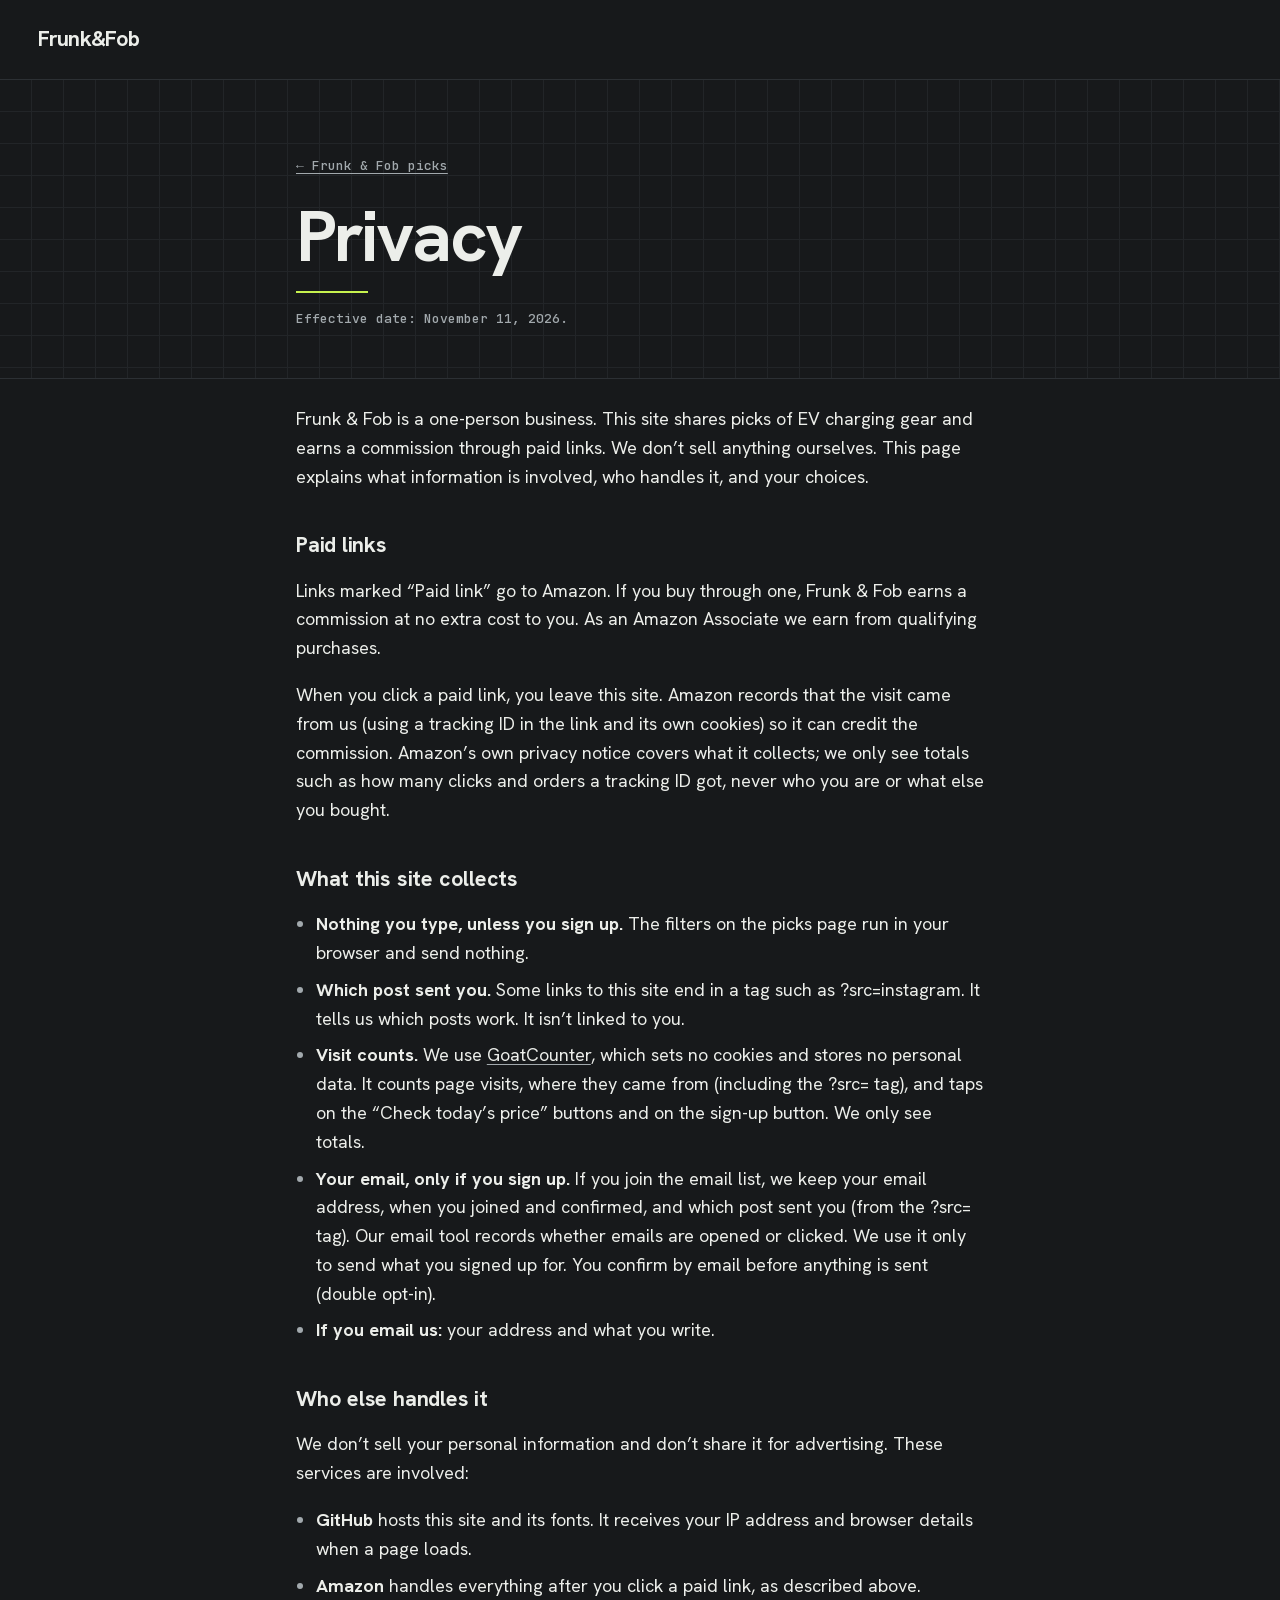
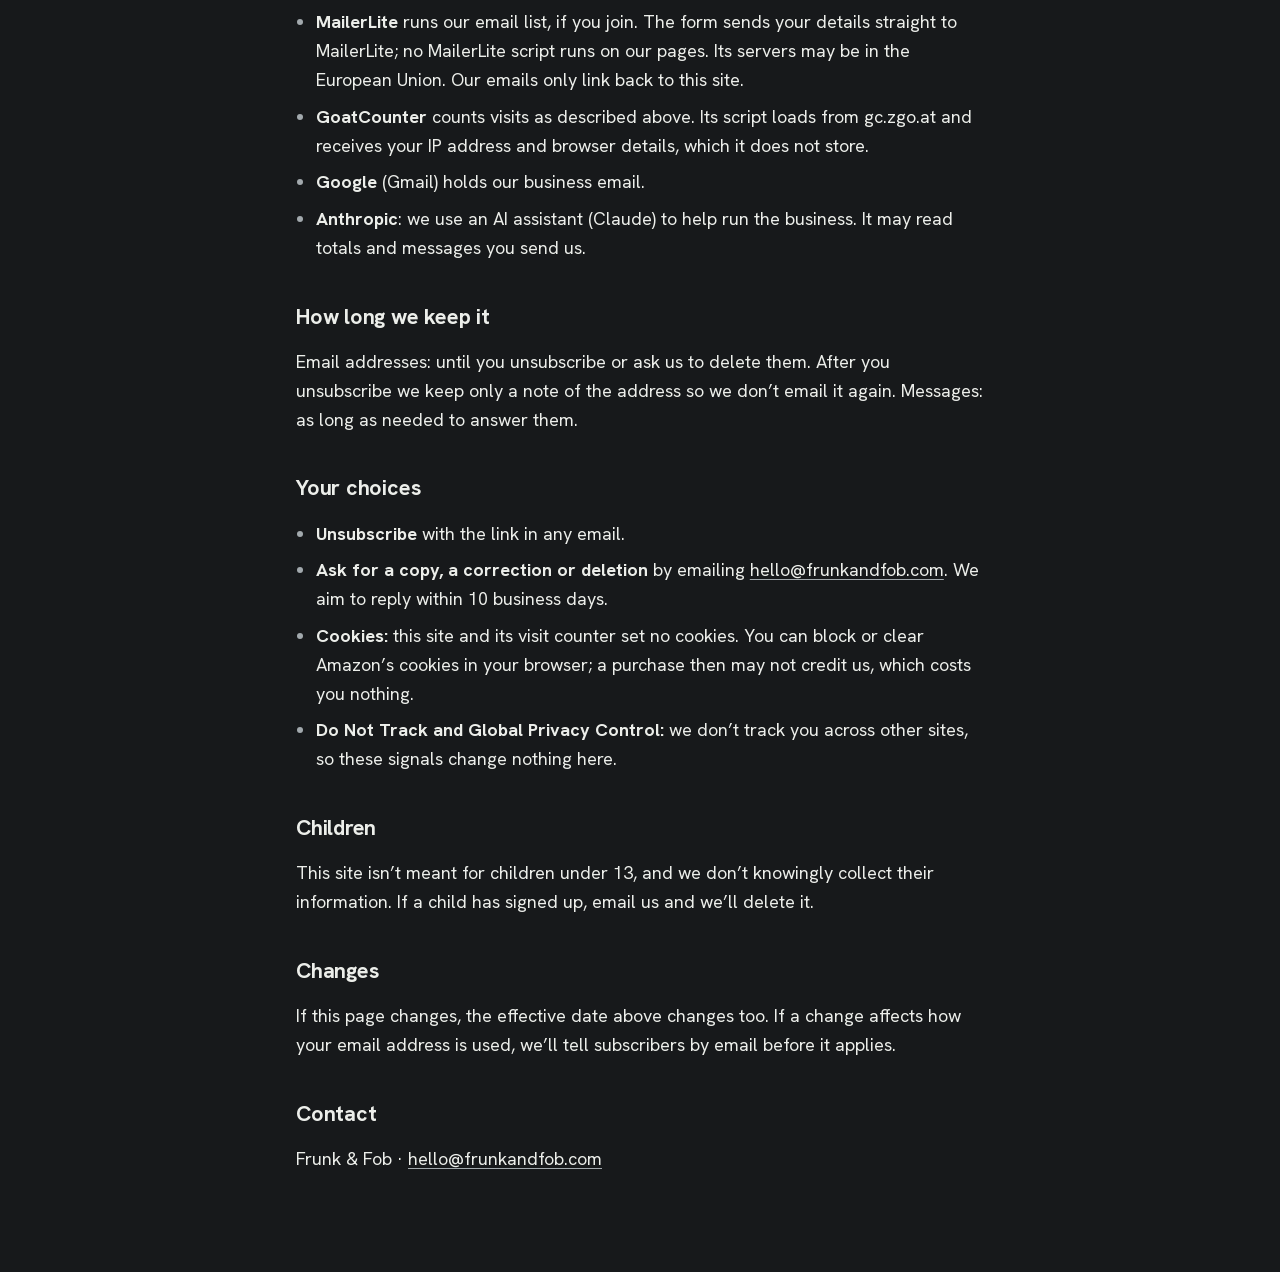
<file: privacy.html>
<!doctype html>
<html lang="en">
<head>
<meta charset="utf-8">
<meta name="viewport" content="width=device-width, initial-scale=1">
<title>Privacy · Frunk &amp; Fob</title>
<meta name="description" content="How Frunk &amp; Fob handles your information, and how its paid links work.">
<link rel="icon" href="favicon.ico" sizes="any">
<link rel="apple-touch-icon" href="apple-touch-icon.png">
<link rel="preload" href="assets/fonts/hanken-grotesk-normal-400.woff2" as="font" type="font/woff2" crossorigin><link href="assets/fonts/fonts.css" rel="stylesheet">
<style>
:root{--bg:#17191b;--surface:#212427;--ink:#eceeea;--muted:#a2a9ad;--line:#2c3034;--grid:#222528;--lime:#c6f24e;--mono:"JetBrains Mono",ui-monospace,monospace;
 --fs-1:13px;--fs-2:15px;--fs-3:18px;--fs-4:clamp(20px,1.7vw,24px);--fs-6:clamp(40px,6vw,72px);color-scheme:dark}
*{box-sizing:border-box}
body{margin:0;background:var(--bg);color:var(--ink);font:400 var(--fs-3)/1.6 "Hanken Grotesk",system-ui,sans-serif}
.bar{display:flex;align-items:center;padding:22px clamp(16px,3vw,40px);border-bottom:1px solid var(--line)}
.bar .mark{font-weight:700;font-size:var(--fs-4);letter-spacing:-.03em;color:var(--ink);text-decoration:none}
.top{background-image:linear-gradient(var(--grid) 1px,transparent 1px),linear-gradient(90deg,var(--grid) 1px,transparent 1px);background-size:32px 32px;background-position:-1px -1px;border-bottom:1px solid var(--line)}
.top .in,.body{max-width:720px;margin:0 auto;padding-inline:16px}
.top .in{padding-top:clamp(32px,6vw,72px);padding-bottom:clamp(28px,4vw,48px)}
.body{padding-top:8px;padding-bottom:80px}
h1{font-size:var(--fs-6);line-height:.98;letter-spacing:-.04em;font-weight:700;margin:0 0 16px;text-wrap:balance}
h1::after{content:"";display:block;width:72px;height:2px;background:var(--lime);margin-top:20px}
h2{font-size:var(--fs-4);line-height:1.25;letter-spacing:-.01em;font-weight:700;margin:40px 0 8px}
p,li{color:var(--ink)}
ul{padding-left:1.1em}li{margin:0 0 8px}li::marker{color:var(--muted)}
a{color:var(--ink);text-decoration-color:var(--muted);text-underline-offset:3px}
a:hover{text-decoration-color:var(--ink)}
.small,.back{font-family:var(--mono);font-size:var(--fs-1);color:var(--muted);letter-spacing:0;margin:0}
.back{margin:0 0 20px}.back a{color:var(--muted);display:inline-block;padding:4px 0}
.links{font-size:var(--fs-3)}
a:focus-visible{outline:3px solid var(--ink);outline-offset:2px}
</style>
</head>
<body>
<header class="bar"><a class="mark" href="picks/">Frunk&amp;Fob</a></header>
<main>
<div class="top"><div class="in">
<p class="back"><a href="picks/">← Frunk &amp; Fob picks</a></p>
<h1>Privacy</h1>
<p class="small">Effective date: November 11, 2026.</p>
</div></div>
<div class="body">

<p>Frunk &amp; Fob is a one-person business. This site shares picks of EV charging gear and earns a commission through paid links. We don’t sell anything ourselves. This page explains what information is involved, who handles it, and your choices.</p>

<h2>Paid links</h2>
<p>Links marked “Paid link” go to Amazon. If you buy through one, Frunk &amp; Fob earns a commission at no extra cost to you. As an Amazon Associate we earn from qualifying purchases.</p>
<p>When you click a paid link, you leave this site. Amazon records that the visit came from us (using a tracking ID in the link and its own cookies) so it can credit the commission. Amazon’s own privacy notice covers what it collects; we only see totals such as how many clicks and orders a tracking ID got, never who you are or what else you bought.</p>

<h2>What this site collects</h2>
<ul>
<li><strong>Nothing you type, unless you sign up.</strong> The filters on the picks page run in your browser and send nothing.</li>
<li><strong>Which post sent you.</strong> Some links to this site end in a tag such as ?src=instagram. It tells us which posts work. It isn’t linked to you.</li>
<li><strong>Visit counts.</strong> We use <a href="https://www.goatcounter.com/">GoatCounter</a>, which sets no cookies and stores no personal data. It counts page visits, where they came from (including the ?src= tag), and taps on the “Check today’s price” buttons and on the sign-up button. We only see totals.</li>
<li><strong>Your email, only if you sign up.</strong> If you join the email list, we keep your email address, when you joined and confirmed, and which post sent you (from the ?src= tag). Our email tool records whether emails are opened or clicked. We use it only to send what you signed up for. You confirm by email before anything is sent (double opt-in).</li>
<li><strong>If you email us:</strong> your address and what you write.</li>
</ul>

<h2>Who else handles it</h2>
<p>We don’t sell your personal information and don’t share it for advertising. These services are involved:</p>
<ul>
<li><strong>GitHub</strong> hosts this site and its fonts. It receives your IP address and browser details when a page loads.</li>
<li><strong>Amazon</strong> handles everything after you click a paid link, as described above.</li>
<li><strong>MailerLite</strong> runs our email list, if you join. The form sends your details straight to MailerLite; no MailerLite script runs on our pages. Its servers may be in the European Union. Our emails only link back to this site.</li>
<li><strong>GoatCounter</strong> counts visits as described above. Its script loads from gc.zgo.at and receives your IP address and browser details, which it does not store.</li>
<li><strong>Google</strong> (Gmail) holds our business email.</li>
<li><strong>Anthropic</strong>: we use an AI assistant (Claude) to help run the business. It may read totals and messages you send us.</li>
</ul>

<h2>How long we keep it</h2>
<p>Email addresses: until you unsubscribe or ask us to delete them. After you unsubscribe we keep only a note of the address so we don’t email it again. Messages: as long as needed to answer them.</p>

<h2>Your choices</h2>
<ul>
<li><strong>Unsubscribe</strong> with the link in any email.</li>
<li><strong>Ask for a copy, a correction or deletion</strong> by emailing <a href="mailto:hello@frunkandfob.com">hello@frunkandfob.com</a>. We aim to reply within 10 business days.</li>
<li><strong>Cookies:</strong> this site and its visit counter set no cookies. You can block or clear Amazon’s cookies in your browser; a purchase then may not credit us, which costs you nothing.</li>
<li><strong>Do Not Track and Global Privacy Control:</strong> we don’t track you across other sites, so these signals change nothing here.</li>
</ul>

<h2>Children</h2>
<p>This site isn’t meant for children under 13, and we don’t knowingly collect their information. If a child has signed up, email us and we’ll delete it.</p>

<h2>Changes</h2>
<p>If this page changes, the effective date above changes too. If a change affects how your email address is used, we’ll tell subscribers by email before it applies.</p>

<h2>Contact</h2>
<p>Frunk &amp; Fob · <a href="mailto:hello@frunkandfob.com">hello@frunkandfob.com</a></p>
</div>
</main>
</body>
</html>
</file>
<file: assets/fonts/fonts.css>
/* Self-hosted copies of Google Fonts (SIL Open Font License), latin subset only, so visitors
   never connect to Google when the page loads. */
@font-face {
  font-family: 'Hanken Grotesk';
  font-style: normal;
  font-weight: 400;
  font-display: swap;
  src: url(hanken-grotesk-normal-400.woff2) format('woff2');
  unicode-range: U+0000-00FF, U+0131, U+0152-0153, U+02BB-02BC, U+02C6, U+02DA, U+02DC, U+0304, U+0308, U+0329, U+2000-206F, U+20AC, U+2122, U+2191, U+2193, U+2212, U+2215, U+FEFF, U+FFFD;
}
@font-face {
  font-family: 'Hanken Grotesk';
  font-style: normal;
  font-weight: 500;
  font-display: swap;
  src: url(hanken-grotesk-normal-400.woff2) format('woff2');
  unicode-range: U+0000-00FF, U+0131, U+0152-0153, U+02BB-02BC, U+02C6, U+02DA, U+02DC, U+0304, U+0308, U+0329, U+2000-206F, U+20AC, U+2122, U+2191, U+2193, U+2212, U+2215, U+FEFF, U+FFFD;
}
@font-face {
  font-family: 'Hanken Grotesk';
  font-style: normal;
  font-weight: 700;
  font-display: optional;
  src: url(hanken-grotesk-normal-400.woff2) format('woff2');
  unicode-range: U+0000-00FF, U+0131, U+0152-0153, U+02BB-02BC, U+02C6, U+02DA, U+02DC, U+0304, U+0308, U+0329, U+2000-206F, U+20AC, U+2122, U+2191, U+2193, U+2212, U+2215, U+FEFF, U+FFFD;
}
@font-face {
  font-family: 'JetBrains Mono';
  font-style: normal;
  font-weight: 500;
  font-display: swap;
  src: url(jetbrains-mono-normal-500.woff2) format('woff2');
  unicode-range: U+0000-00FF, U+0131, U+0152-0153, U+02BB-02BC, U+02C6, U+02DA, U+02DC, U+0304, U+0308, U+0329, U+2000-206F, U+20AC, U+2122, U+2191, U+2193, U+2212, U+2215, U+FEFF, U+FFFD;
}
</file>
